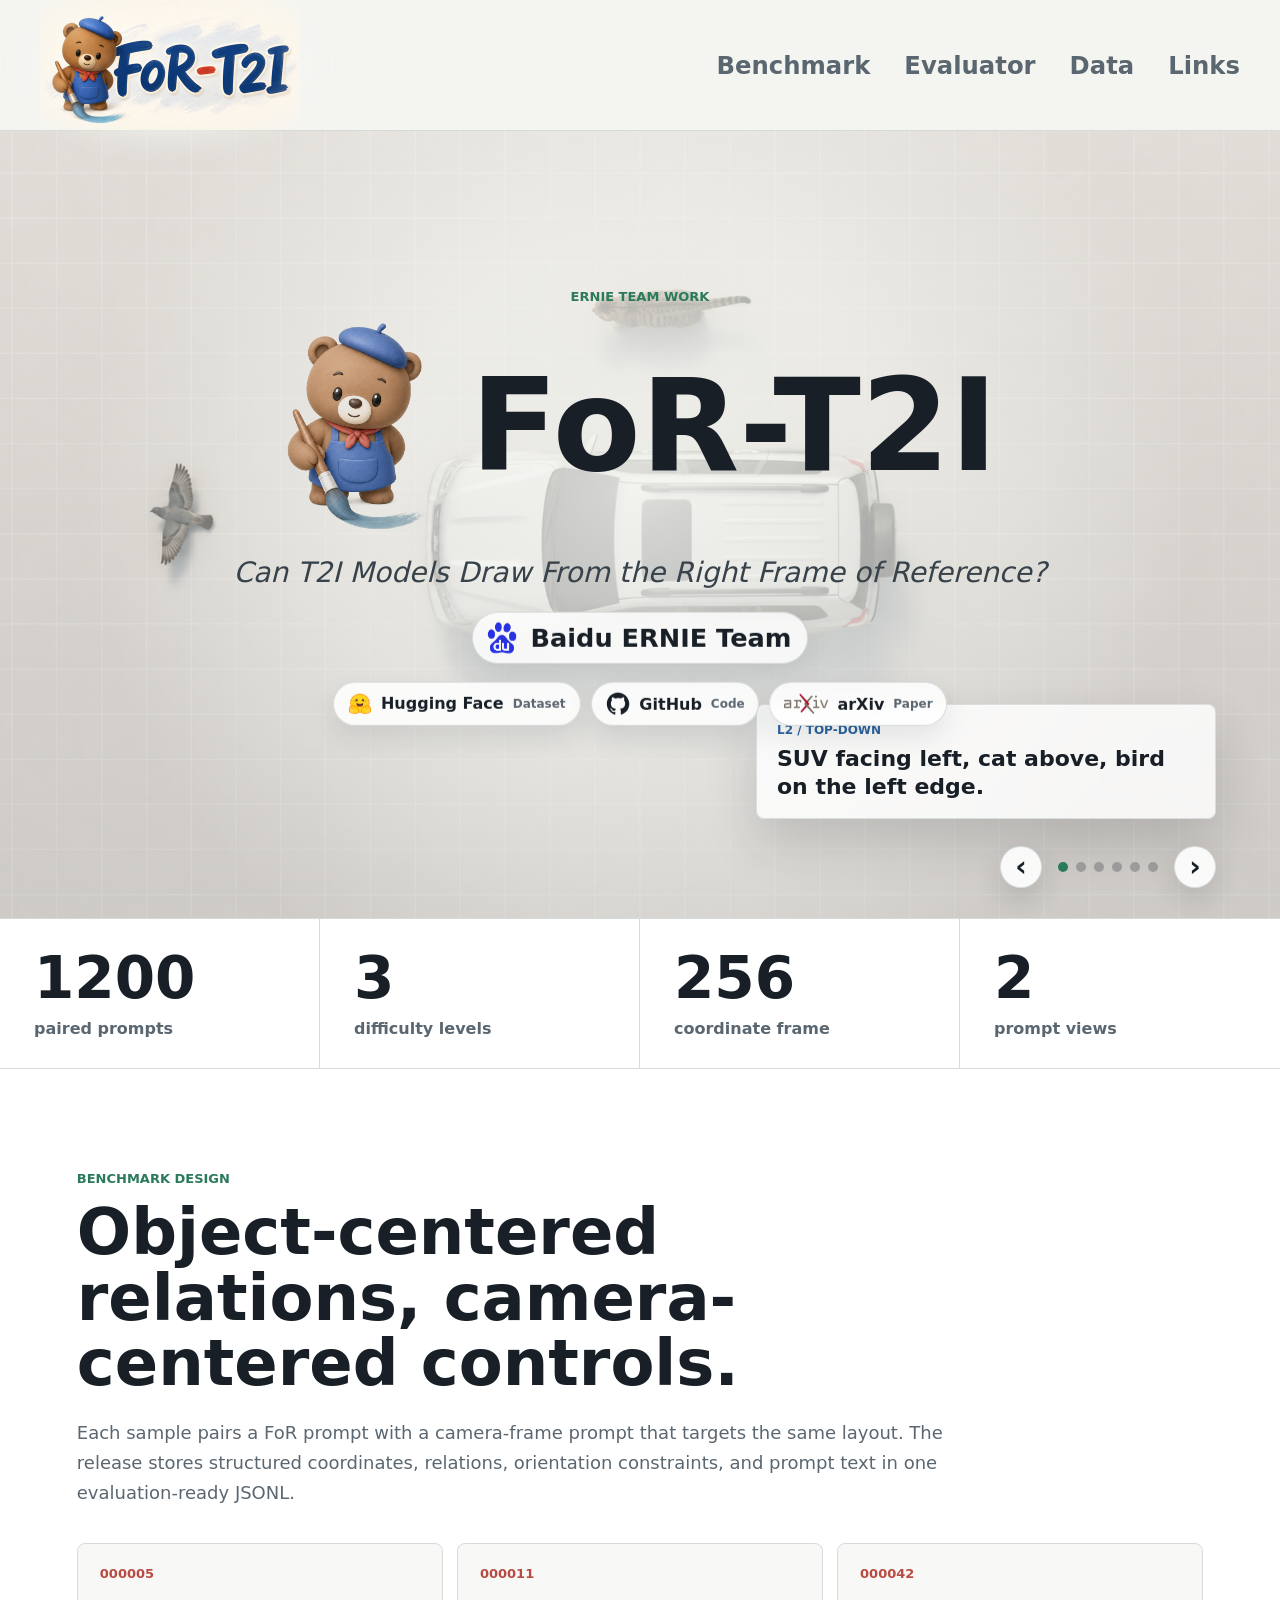
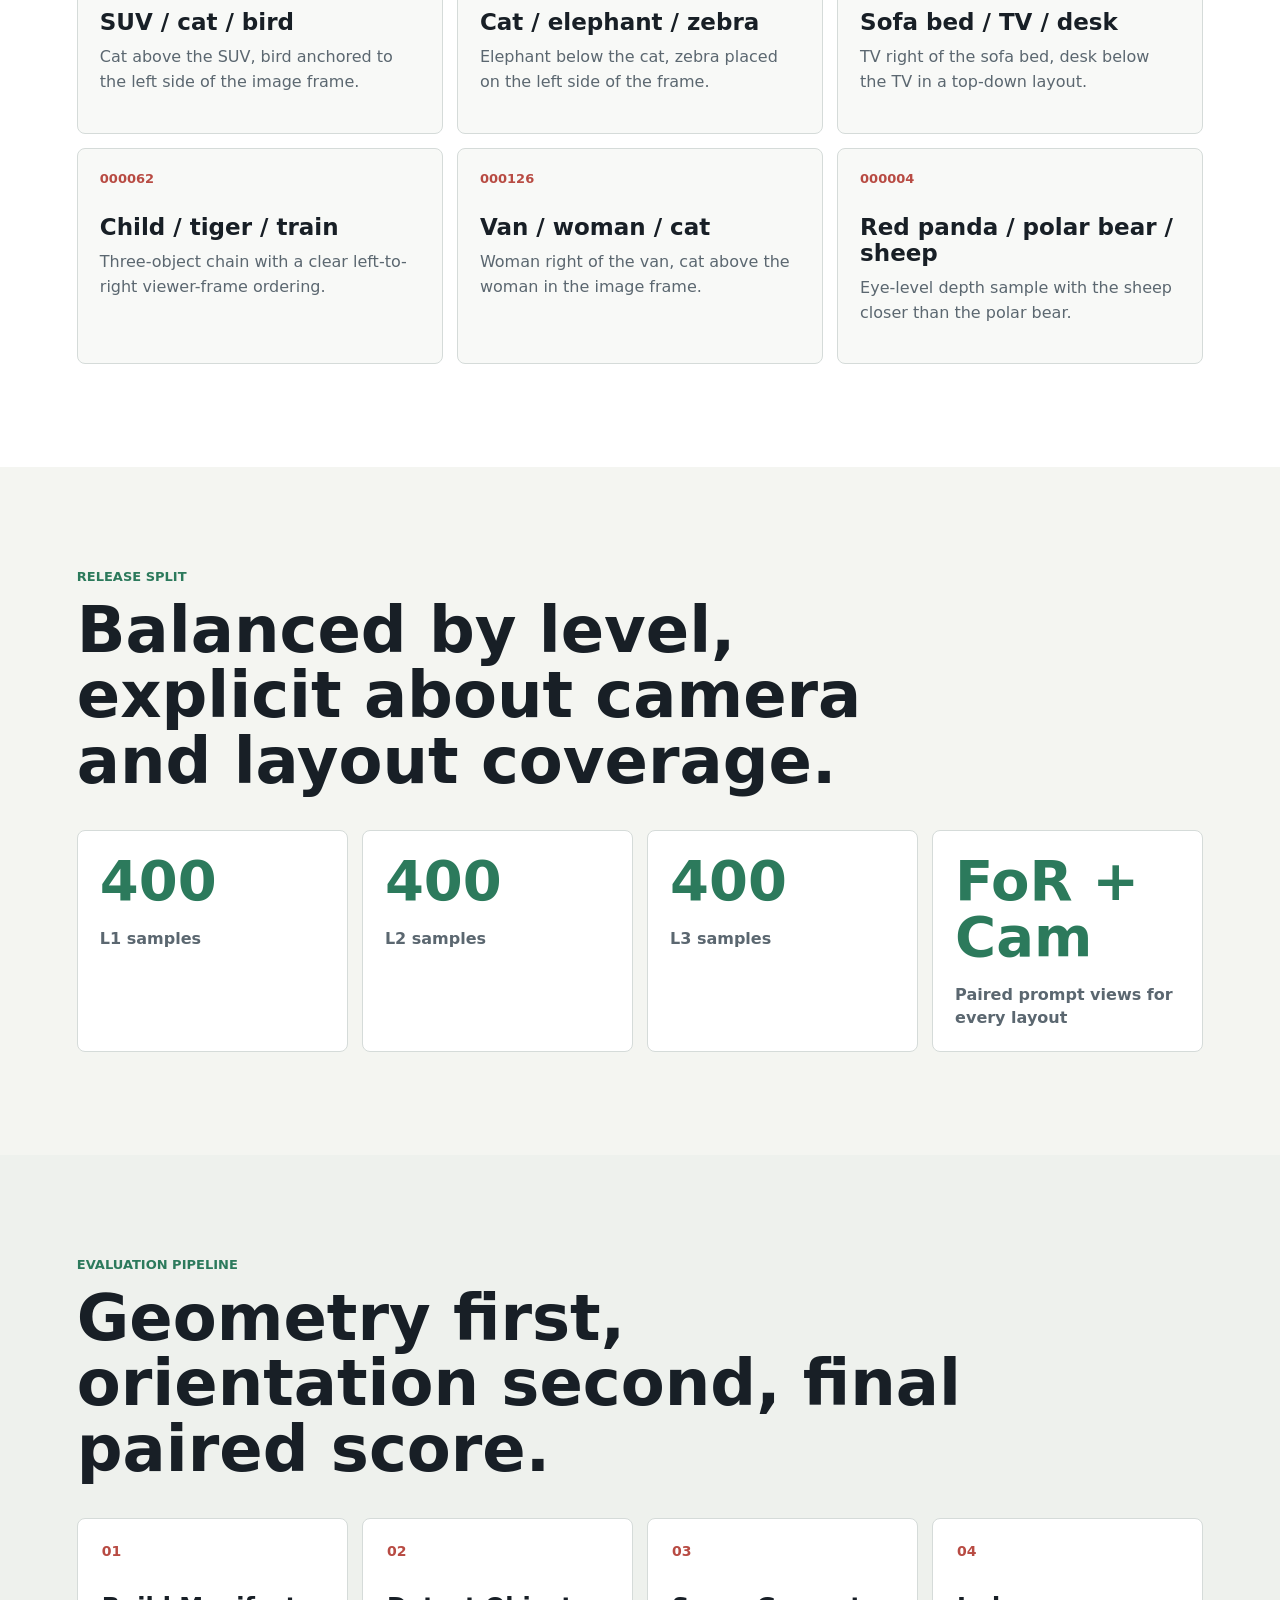
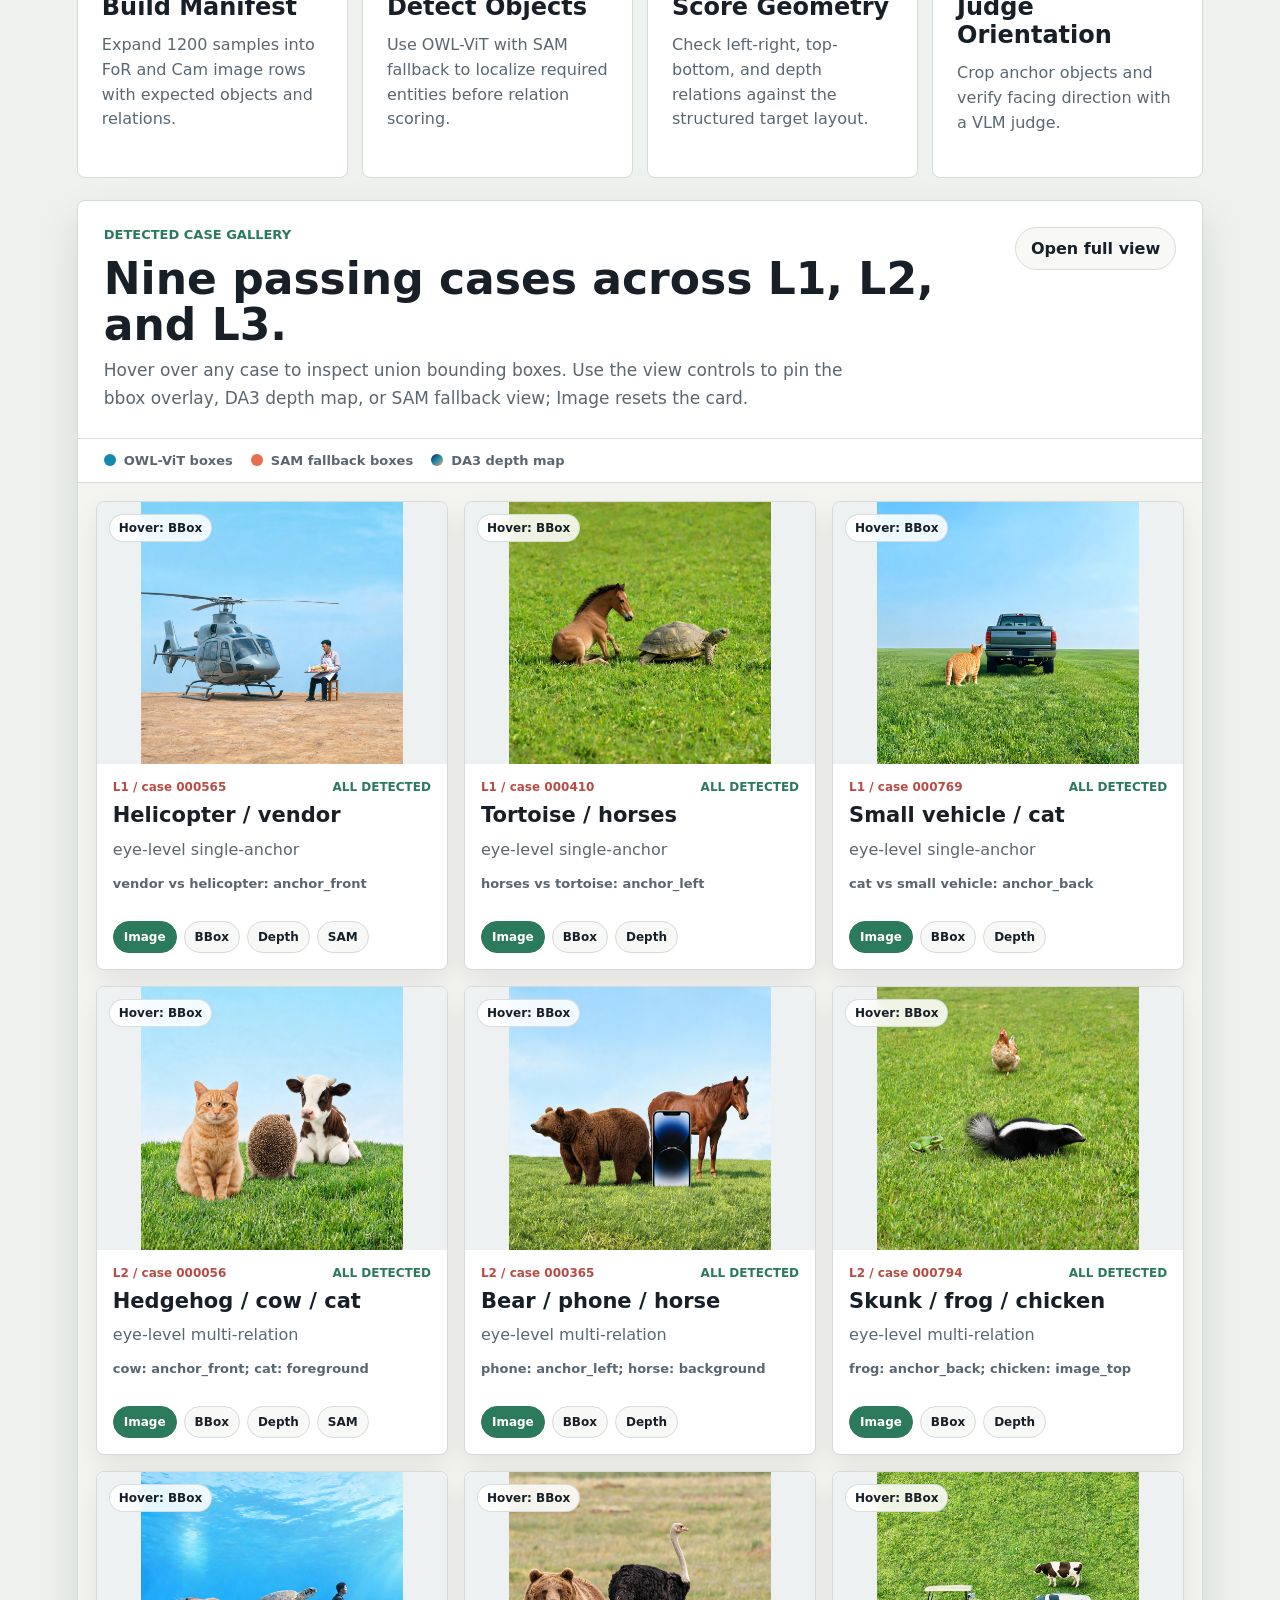
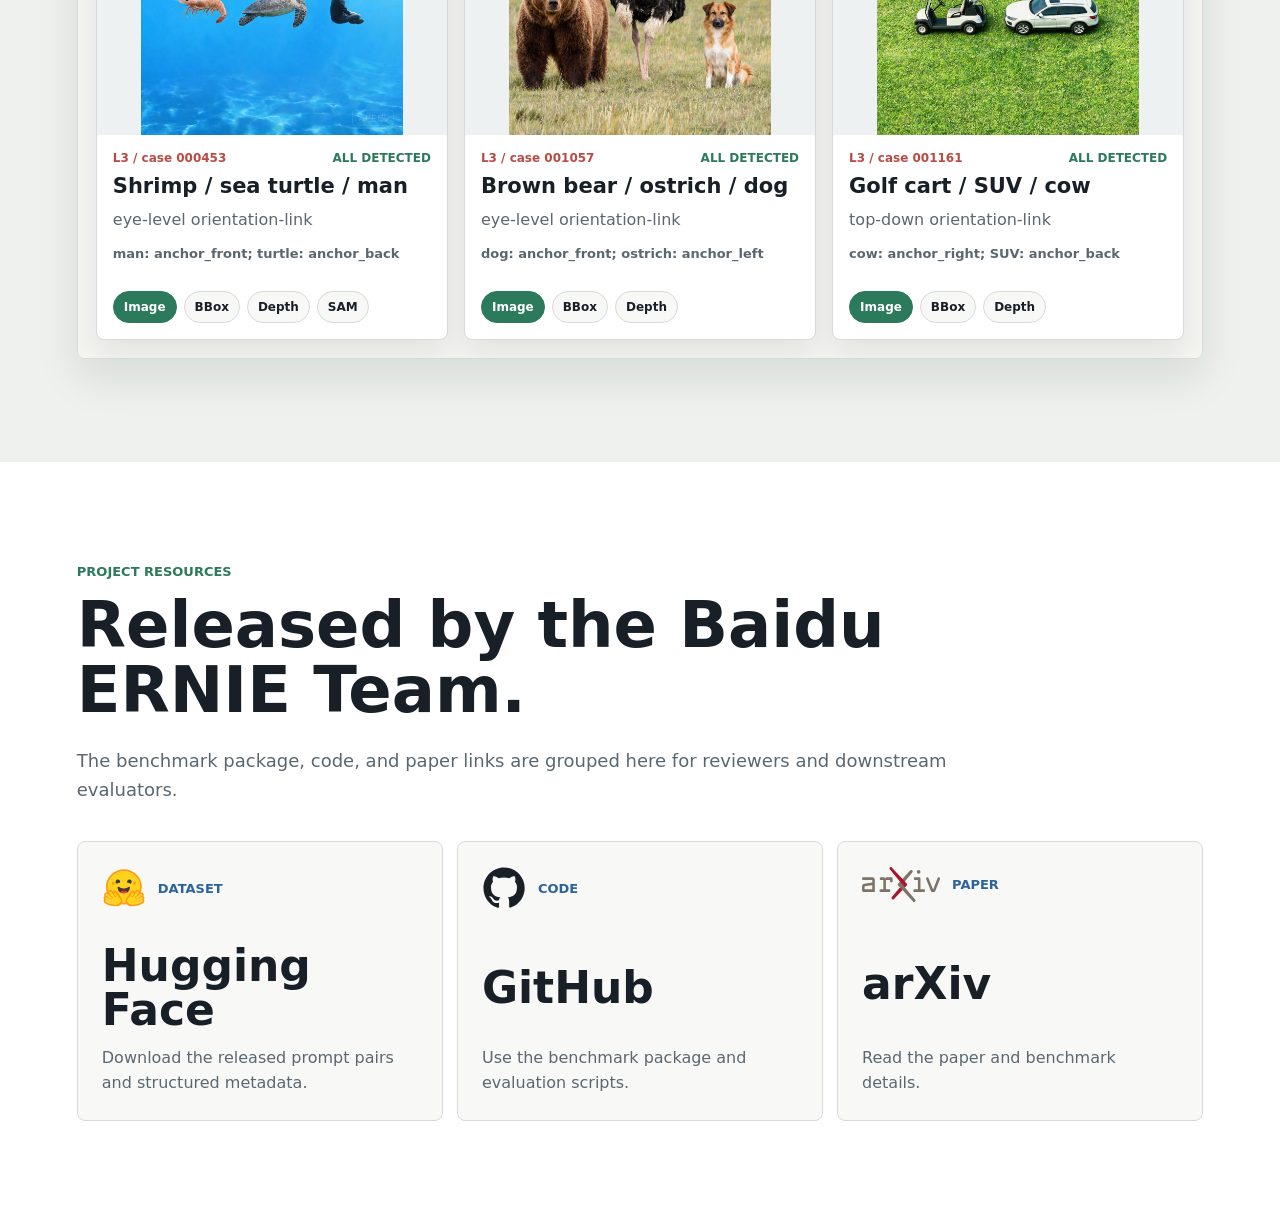
<file: index.html>
<!doctype html>
<html lang="en">
  <head>
    <meta charset="utf-8">
    <meta name="viewport" content="width=device-width, initial-scale=1">
    <title>FoR-T2I</title>
    <link rel="stylesheet" href="styles.css">
  </head>
  <body>
    <header class="topbar">
      <a class="brand" href="#top" aria-label="FoR-T2I home">
        <img src="assets/for-t2i-title-art-bear-comic.png" alt="FoR-T2I">
      </a>
      <nav aria-label="Project sections">
        <a href="#benchmark">Benchmark</a>
        <a href="#evaluator">Evaluator</a>
        <a href="#data">Data</a>
        <a href="#resources">Links</a>
      </nav>
    </header>

    <main id="top">
      <section class="hero" aria-label="FoR-T2I overview">
        <div class="carousel" aria-label="Generated FoR-T2I prompt examples">
          <div class="slide is-active">
            <img src="assets/carousel/suv-cat-bird.png" alt="Generated top-down FoR-T2I example with SUV, cat, and bird">
            <div class="slide-caption">
              <span>L2 / top-down</span>
              <strong>SUV facing left, cat above, bird on the left edge.</strong>
            </div>
          </div>
          <div class="slide">
            <img src="assets/carousel/cat-elephant-zebra.png" alt="Generated top-down FoR-T2I example with cat, elephant, and zebra">
            <div class="slide-caption">
              <span>L2 / top-down</span>
              <strong>Cat facing image-top, elephant below, zebra on the left.</strong>
            </div>
          </div>
          <div class="slide">
            <img src="assets/carousel/sofa-tv-desk.png" alt="Generated top-down FoR-T2I example with sofa bed, TV, and desk">
            <div class="slide-caption">
              <span>L3 / top-down</span>
              <strong>TV to the right of the sofa bed, desk below the TV.</strong>
            </div>
          </div>
          <div class="slide">
            <img src="assets/carousel/child-tiger-train.png" alt="Generated top-down FoR-T2I example with child, tiger, and train">
            <div class="slide-caption">
              <span>L3 / top-down</span>
              <strong>Child, tiger, and train ordered left to right.</strong>
            </div>
          </div>
          <div class="slide">
            <img src="assets/carousel/van-woman-cat.png" alt="Generated top-down FoR-T2I example with van, woman, and cat">
            <div class="slide-caption">
              <span>L3 / top-down</span>
              <strong>Woman right of van, cat above the woman.</strong>
            </div>
          </div>
          <div class="slide">
            <img src="assets/carousel/red-panda-polar-bear-sheep.png" alt="Generated eye-level FoR-T2I example with red panda, polar bear, and sheep">
            <div class="slide-caption">
              <span>L3 / eye-level</span>
              <strong>Polar bear right of red panda, sheep closer to the viewer.</strong>
            </div>
          </div>
        </div>
        <div class="hero-copy">
          <p class="eyebrow">ERNIE Team work</p>
          <h1>
            <img class="title-icon" src="assets/bear-painter-icon.png" alt="Bear painter icon">
            <span>FoR-T2I</span>
          </h1>
          <p class="hero-subtitle">
            Can T2I Models Draw From the Right Frame of Reference?
          </p>
          <div class="team-badge" aria-label="Project team">
            <img src="assets/icons/baidu-du.png" alt="Baidu icon">
            <span>Baidu ERNIE Team</span>
          </div>
          <div class="hero-links" aria-label="Project resource links">
            <a class="resource-pill" href="https://huggingface.co/datasets/ernie-research/FoR-T2I">
              <img class="resource-icon hf-icon" src="assets/icons/huggingface.svg" alt="">
              <span>Hugging Face</span>
              <small>Dataset</small>
            </a>
            <a class="resource-pill" href="https://github.com/ernie-research/FoR-T2I">
              <img class="resource-icon" src="assets/icons/github.svg" alt="">
              <span>GitHub</span>
              <small>Code</small>
            </a>
            <a class="resource-pill" href="https://arxiv.org/abs/2608.03357">
              <img class="resource-icon arxiv-icon" src="assets/icons/arxiv.svg" alt="">
              <span>arXiv</span>
              <small>Paper</small>
            </a>
          </div>
        </div>
        <div class="carousel-controls" aria-label="Carousel controls">
          <button type="button" class="carousel-prev" aria-label="Previous example">&#8249;</button>
          <div class="carousel-dots" aria-label="Choose example"></div>
          <button type="button" class="carousel-next" aria-label="Next example">&#8250;</button>
        </div>
      </section>

      <section class="metrics" aria-label="Benchmark metrics">
        <div>
          <strong>1200</strong>
          <span>paired prompts</span>
        </div>
        <div>
          <strong>3</strong>
          <span>difficulty levels</span>
        </div>
        <div>
          <strong>256</strong>
          <span>coordinate frame</span>
        </div>
        <div>
          <strong>2</strong>
          <span>prompt views</span>
        </div>
      </section>

      <section id="benchmark" class="section prompt-section">
        <div class="section-head">
          <p class="eyebrow">Benchmark design</p>
          <h2>Object-centered relations, camera-centered controls.</h2>
          <p>
            Each sample pairs a FoR prompt with a camera-frame prompt that targets the same layout. The release stores structured coordinates, relations, orientation constraints, and prompt text in one evaluation-ready JSONL.
          </p>
        </div>
        <div class="prompt-grid" aria-label="Generated sample prompts">
          <article>
            <span>000005</span>
            <h3>SUV / cat / bird</h3>
            <p>Cat above the SUV, bird anchored to the left side of the image frame.</p>
          </article>
          <article>
            <span>000011</span>
            <h3>Cat / elephant / zebra</h3>
            <p>Elephant below the cat, zebra placed on the left side of the frame.</p>
          </article>
          <article>
            <span>000042</span>
            <h3>Sofa bed / TV / desk</h3>
            <p>TV right of the sofa bed, desk below the TV in a top-down layout.</p>
          </article>
          <article>
            <span>000062</span>
            <h3>Child / tiger / train</h3>
            <p>Three-object chain with a clear left-to-right viewer-frame ordering.</p>
          </article>
          <article>
            <span>000126</span>
            <h3>Van / woman / cat</h3>
            <p>Woman right of the van, cat above the woman in the image frame.</p>
          </article>
          <article>
            <span>000004</span>
            <h3>Red panda / polar bear / sheep</h3>
            <p>Eye-level depth sample with the sheep closer than the polar bear.</p>
          </article>
        </div>
      </section>

      <section id="data" class="section">
        <div class="section-head">
          <p class="eyebrow">Release split</p>
          <h2>Balanced by level, explicit about camera and layout coverage.</h2>
        </div>
        <div class="data-grid" aria-label="Release split summary">
          <article>
            <strong>400</strong>
            <span>L1 samples</span>
          </article>
          <article>
            <strong>400</strong>
            <span>L2 samples</span>
          </article>
          <article>
            <strong>400</strong>
            <span>L3 samples</span>
          </article>
          <article>
            <strong>FoR + Cam</strong>
            <span>Paired prompt views for every layout</span>
          </article>
        </div>
      </section>

      <section id="evaluator" class="section evaluator">
        <div class="section-head">
          <p class="eyebrow">Evaluation pipeline</p>
          <h2>Geometry first, orientation second, final paired score.</h2>
        </div>
        <div class="flow" aria-label="Evaluation pipeline">
          <article>
            <span>01</span>
            <h3>Build Manifest</h3>
            <p>Expand 1200 samples into FoR and Cam image rows with expected objects and relations.</p>
          </article>
          <article>
            <span>02</span>
            <h3>Detect Objects</h3>
            <p>Use OWL-ViT with SAM fallback to localize required entities before relation scoring.</p>
          </article>
          <article>
            <span>03</span>
            <h3>Score Geometry</h3>
            <p>Check left-right, top-bottom, and depth relations against the structured target layout.</p>
          </article>
          <article>
            <span>04</span>
            <h3>Judge Orientation</h3>
            <p>Crop anchor objects and verify facing direction with a VLM judge.</p>
          </article>
        </div>
        <div class="case-visualization">
          <div class="case-visualization-head">
            <div>
              <p class="eyebrow">Detected case gallery</p>
              <h3>Nine passing cases across L1, L2, and L3.</h3>
              <p>
                Hover over any case to inspect union bounding boxes. Use the view controls to pin the bbox overlay, DA3 depth map, or SAM fallback view; Image resets the card.
              </p>
            </div>
            <a href="eval-cases/index.html" target="_blank" rel="noreferrer">Open full view</a>
          </div>
          <div class="case-legend" aria-label="Detection legend">
            <span><b class="legend-owl"></b> OWL-ViT boxes</span>
            <span><b class="legend-sam"></b> SAM fallback boxes</span>
            <span><b class="legend-depth"></b> DA3 depth map</span>
          </div>
          <div class="case-grid" id="caseGallery" aria-label="Interactive eval case gallery"></div>
        </div>
      </section>

      <section id="resources" class="section resources">
        <div class="section-head">
          <p class="eyebrow">Project resources</p>
          <h2>Released by the Baidu ERNIE Team.</h2>
          <p>
            The benchmark package, code, and paper links are grouped here for reviewers and downstream evaluators.
          </p>
        </div>
        <div class="resource-grid" aria-label="FoR-T2I external resources">
          <a class="resource-card" href="https://huggingface.co/datasets/ernie-research/FoR-T2I">
            <div class="resource-card-head">
              <img class="resource-icon hf-icon" src="assets/icons/huggingface.svg" alt="">
              <span>Dataset</span>
            </div>
            <strong>Hugging Face</strong>
            <p>Download the released prompt pairs and structured metadata.</p>
          </a>
          <a class="resource-card" href="https://github.com/ernie-research/FoR-T2I">
            <div class="resource-card-head">
              <img class="resource-icon" src="assets/icons/github.svg" alt="">
              <span>Code</span>
            </div>
            <strong>GitHub</strong>
            <p>Use the benchmark package and evaluation scripts.</p>
          </a>
          <a class="resource-card" href="https://arxiv.org/abs/2608.03357">
            <div class="resource-card-head">
              <img class="resource-icon arxiv-icon" src="assets/icons/arxiv.svg" alt="">
              <span>Paper</span>
            </div>
            <strong>arXiv</strong>
            <p>Read the paper and benchmark details.</p>
          </a>
        </div>
      </section>
    </main>
    <script>
      const slides = Array.from(document.querySelectorAll(".slide"));
      const dotsContainer = document.querySelector(".carousel-dots");
      const prevButton = document.querySelector(".carousel-prev");
      const nextButton = document.querySelector(".carousel-next");
      let activeSlide = 0;
      let timer;

      const dots = slides.map((_, index) => {
        const dot = document.createElement("button");
        dot.type = "button";
        dot.setAttribute("aria-label", `Show example ${index + 1}`);
        dot.addEventListener("click", () => showSlide(index, true));
        dotsContainer.appendChild(dot);
        return dot;
      });

      function showSlide(index, userAction = false) {
        activeSlide = (index + slides.length) % slides.length;
        slides.forEach((slide, slideIndex) => {
          slide.classList.toggle("is-active", slideIndex === activeSlide);
        });
        dots.forEach((dot, dotIndex) => {
          dot.classList.toggle("is-active", dotIndex === activeSlide);
        });
        if (userAction) {
          restartTimer();
        }
      }

      function restartTimer() {
        window.clearInterval(timer);
        timer = window.setInterval(() => showSlide(activeSlide + 1), 5200);
      }

      prevButton.addEventListener("click", () => showSlide(activeSlide - 1, true));
      nextButton.addEventListener("click", () => showSlide(activeSlide + 1, true));
      showSlide(0);
      restartTimer();

      const evalCases = [
        {
          level: "L1",
          caseId: "000565",
          title: "Helicopter / vendor",
          folder: "eval-cases/L1/case_000565",
          layout: "eye-level single-anchor",
          relation: "vendor vs helicopter: anchor_front",
          hasSam: true
        },
        {
          level: "L1",
          caseId: "000410",
          title: "Tortoise / horses",
          folder: "eval-cases/L1/case_000410",
          layout: "eye-level single-anchor",
          relation: "horses vs tortoise: anchor_left",
          hasSam: false
        },
        {
          level: "L1",
          caseId: "000769",
          title: "Small vehicle / cat",
          folder: "eval-cases/L1/case_000769",
          layout: "eye-level single-anchor",
          relation: "cat vs small vehicle: anchor_back",
          hasSam: false
        },
        {
          level: "L2",
          caseId: "000056",
          title: "Hedgehog / cow / cat",
          folder: "eval-cases/L2/case_000056",
          layout: "eye-level multi-relation",
          relation: "cow: anchor_front; cat: foreground",
          hasSam: true
        },
        {
          level: "L2",
          caseId: "000365",
          title: "Bear / phone / horse",
          folder: "eval-cases/L2/case_000365",
          layout: "eye-level multi-relation",
          relation: "phone: anchor_left; horse: background",
          hasSam: false
        },
        {
          level: "L2",
          caseId: "000794",
          title: "Skunk / frog / chicken",
          folder: "eval-cases/L2/case_000794",
          layout: "eye-level multi-relation",
          relation: "frog: anchor_back; chicken: image_top",
          hasSam: false
        },
        {
          level: "L3",
          caseId: "000453",
          title: "Shrimp / sea turtle / man",
          folder: "eval-cases/L3/case_000453",
          layout: "eye-level orientation-link",
          relation: "man: anchor_front; turtle: anchor_back",
          hasSam: true
        },
        {
          level: "L3",
          caseId: "001057",
          title: "Brown bear / ostrich / dog",
          folder: "eval-cases/L3/case_001057",
          layout: "eye-level orientation-link",
          relation: "dog: anchor_front; ostrich: anchor_left",
          hasSam: false
        },
        {
          level: "L3",
          caseId: "001161",
          title: "Golf cart / SUV / cow",
          folder: "eval-cases/L3/case_001161",
          layout: "top-down orientation-link",
          relation: "cow: anchor_right; SUV: anchor_back",
          hasSam: false
        }
      ];

      const caseGallery = document.querySelector("#caseGallery");
      const viewLabels = {
        image: "Image",
        bbox: "BBox",
        depth: "Depth",
        sam: "SAM"
      };

      function renderEvalCase(item) {
        const card = document.createElement("article");
        card.className = "eval-case-card";
        card.dataset.view = "image";

        const views = ["image", "bbox", "depth"];
        if (item.hasSam) {
          views.push("sam");
        }

        card.innerHTML = `
          <div class="case-media">
            <img class="case-layer" data-view="image" src="${item.folder}/image.png" alt="${item.title} generated image" loading="lazy">
            <img class="case-layer" data-view="bbox" src="${item.folder}/bbox.jpg" alt="${item.title} bbox overlay" loading="lazy">
            <img class="case-layer" data-view="depth" src="${item.folder}/depth.png" alt="${item.title} DA3 depth map" loading="lazy">
            ${item.hasSam ? `<img class="case-layer" data-view="sam" src="${item.folder}/sam.jpg" alt="${item.title} SAM fallback detections" loading="lazy">` : ""}
            <span class="case-hover-badge">Hover: BBox</span>
          </div>
          <div class="case-body">
            <div class="case-kicker">
              <span class="case-level">${item.level} / case ${item.caseId}</span>
              <span class="case-status">ALL DETECTED</span>
            </div>
            <h4>${item.title}</h4>
            <p>${item.layout}</p>
            <p class="case-relation">${item.relation}</p>
          </div>
          <div class="case-controls">
            ${views.map((view) => `<button type="button" data-view="${view}" class="${view === "image" ? "is-active" : ""}">${viewLabels[view]}</button>`).join("")}
          </div>
        `;

        card.querySelectorAll(".case-controls button").forEach((button) => {
          button.addEventListener("click", () => {
            const view = button.dataset.view;
            card.dataset.view = view;
            card.classList.toggle("is-locked", view !== "image");
            card.querySelectorAll(".case-controls button").forEach((target) => {
              target.classList.toggle("is-active", target.dataset.view === view);
            });
          });
        });

        return card;
      }

      if (caseGallery) {
        evalCases.forEach((item) => caseGallery.appendChild(renderEvalCase(item)));
      }
    </script>
  </body>
</html>
</file>
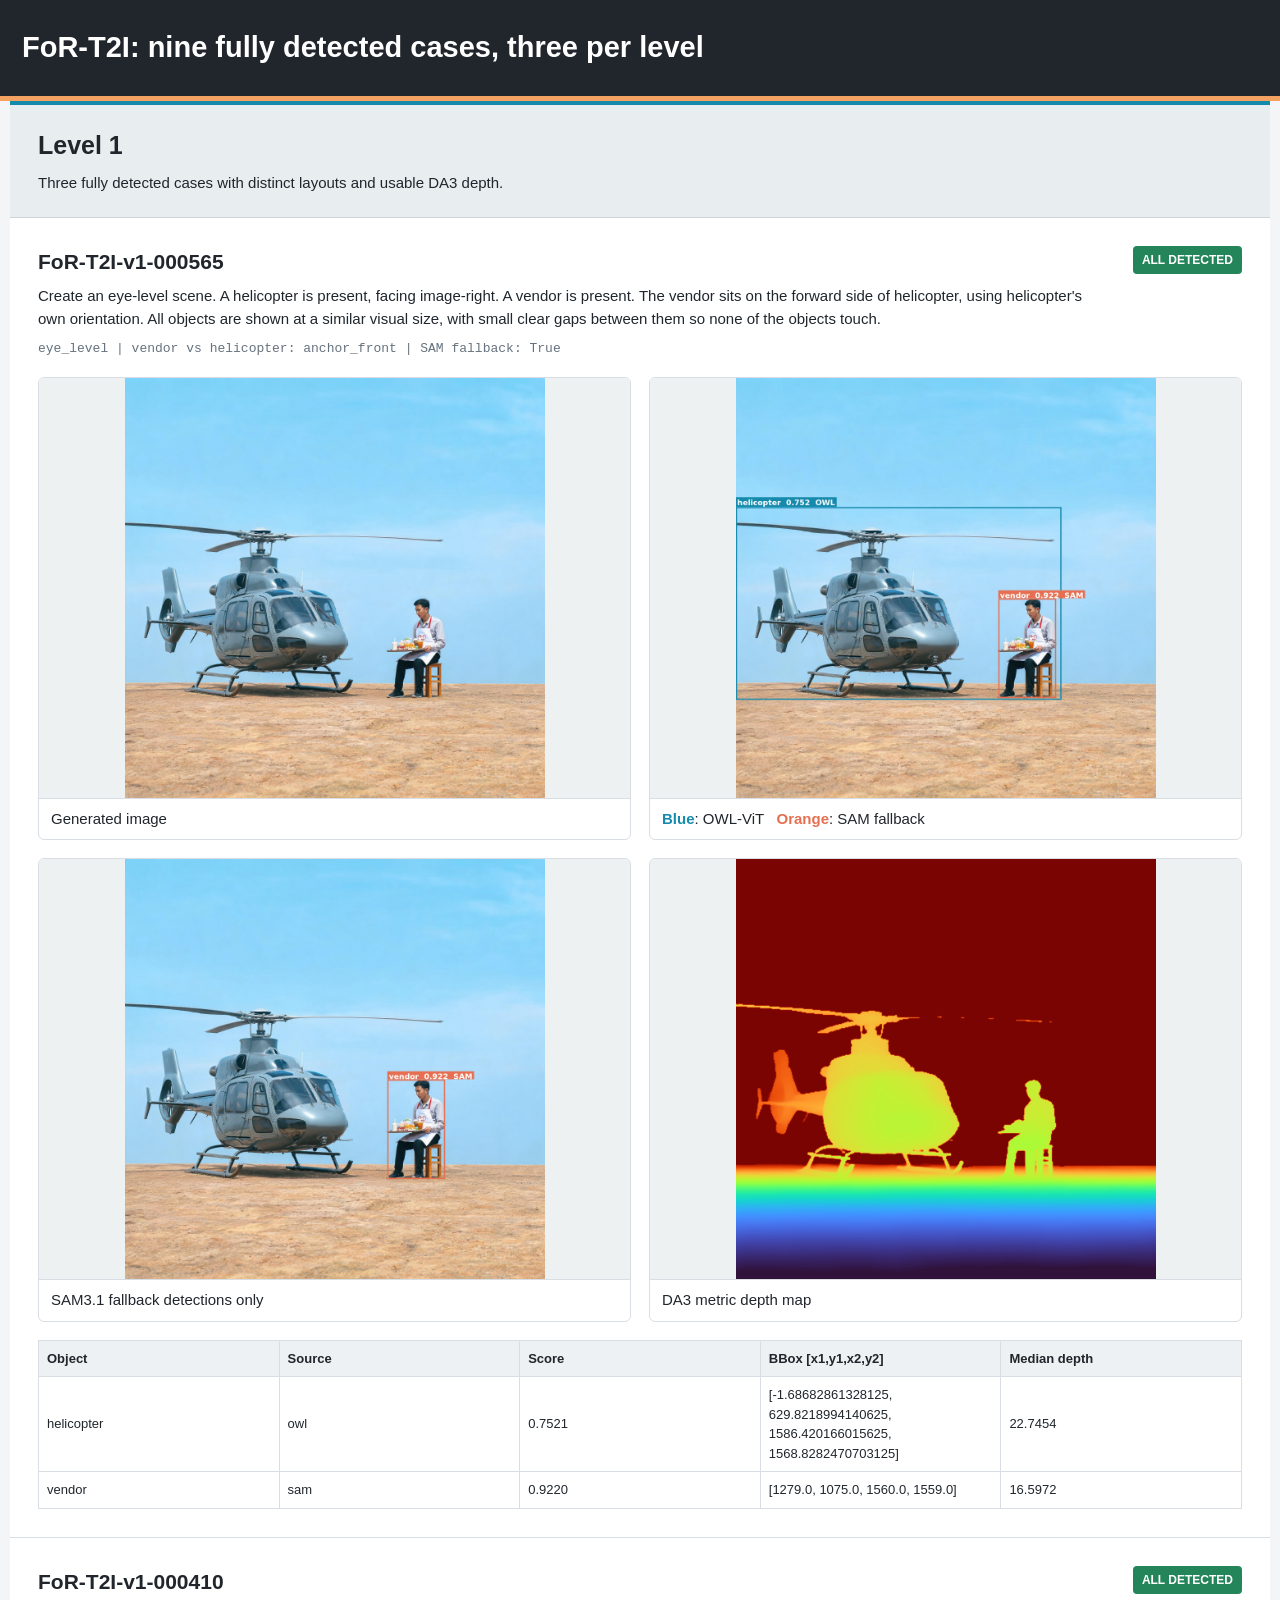
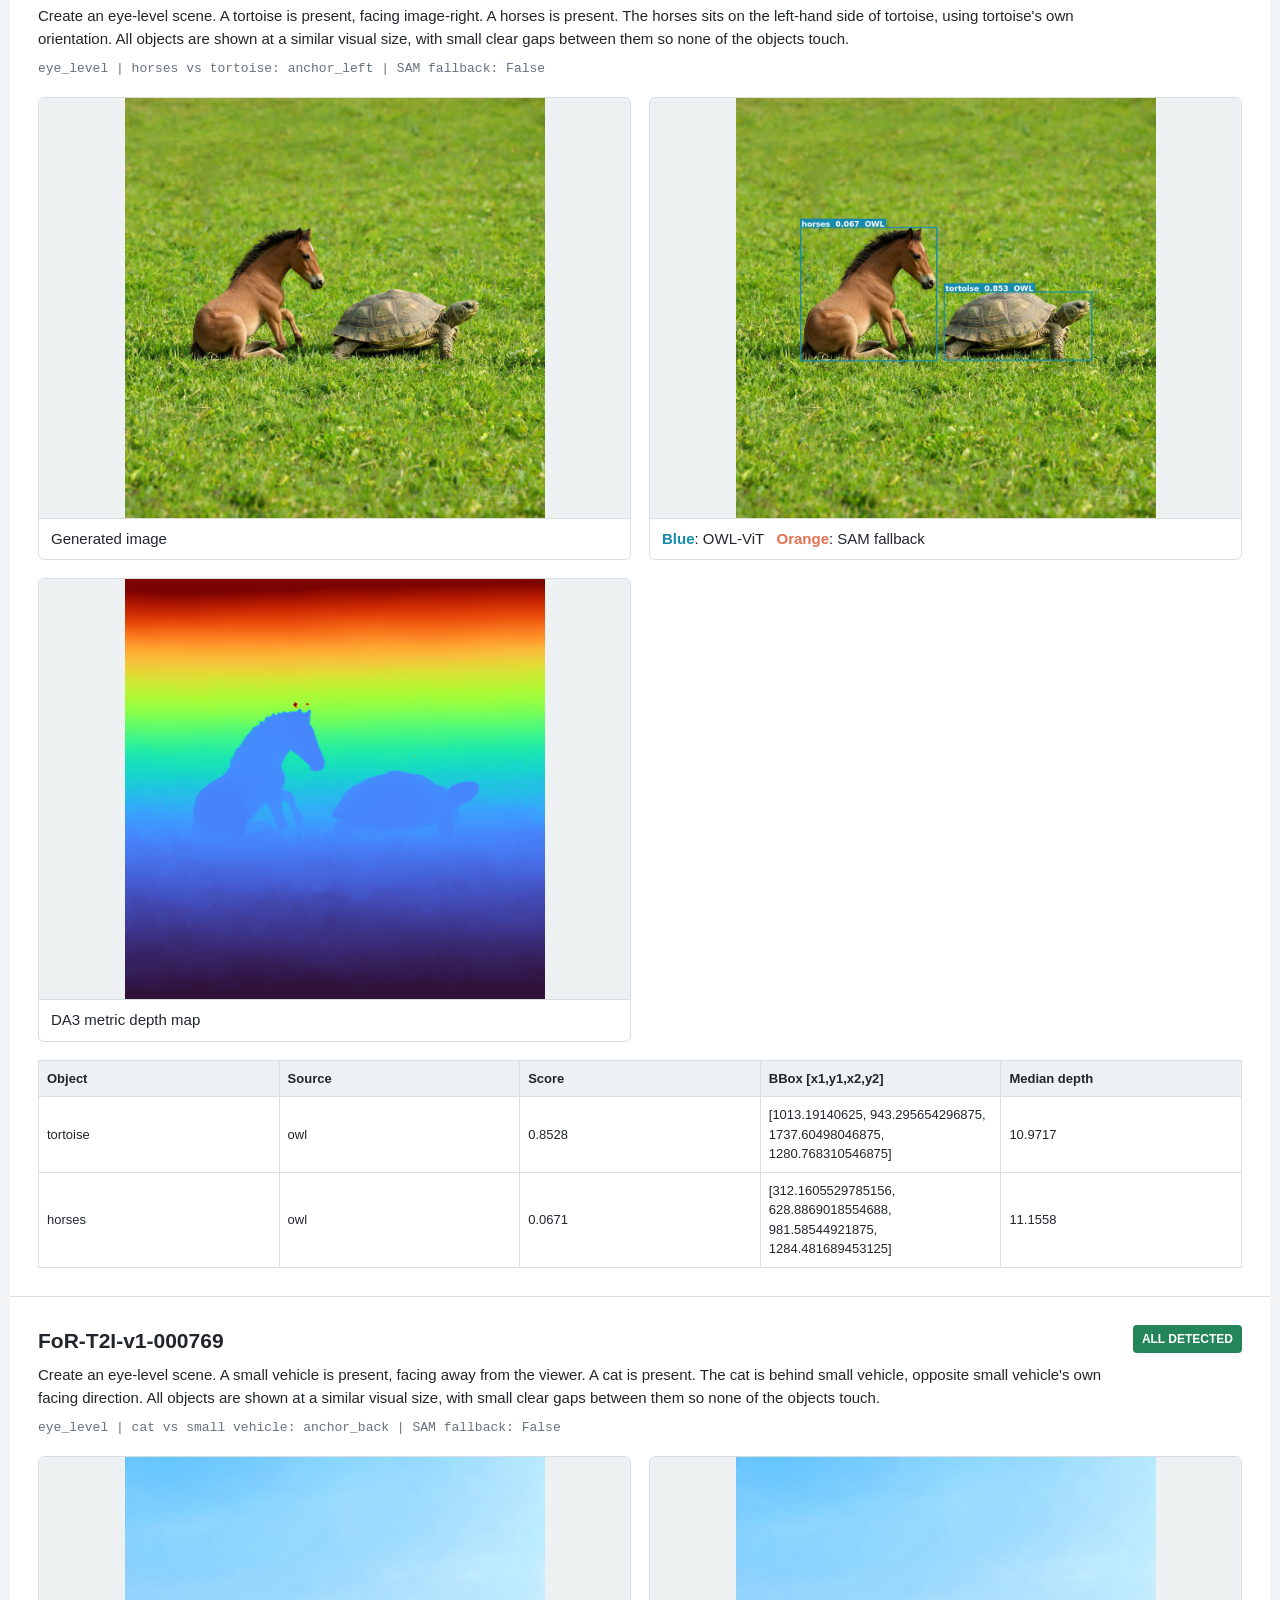
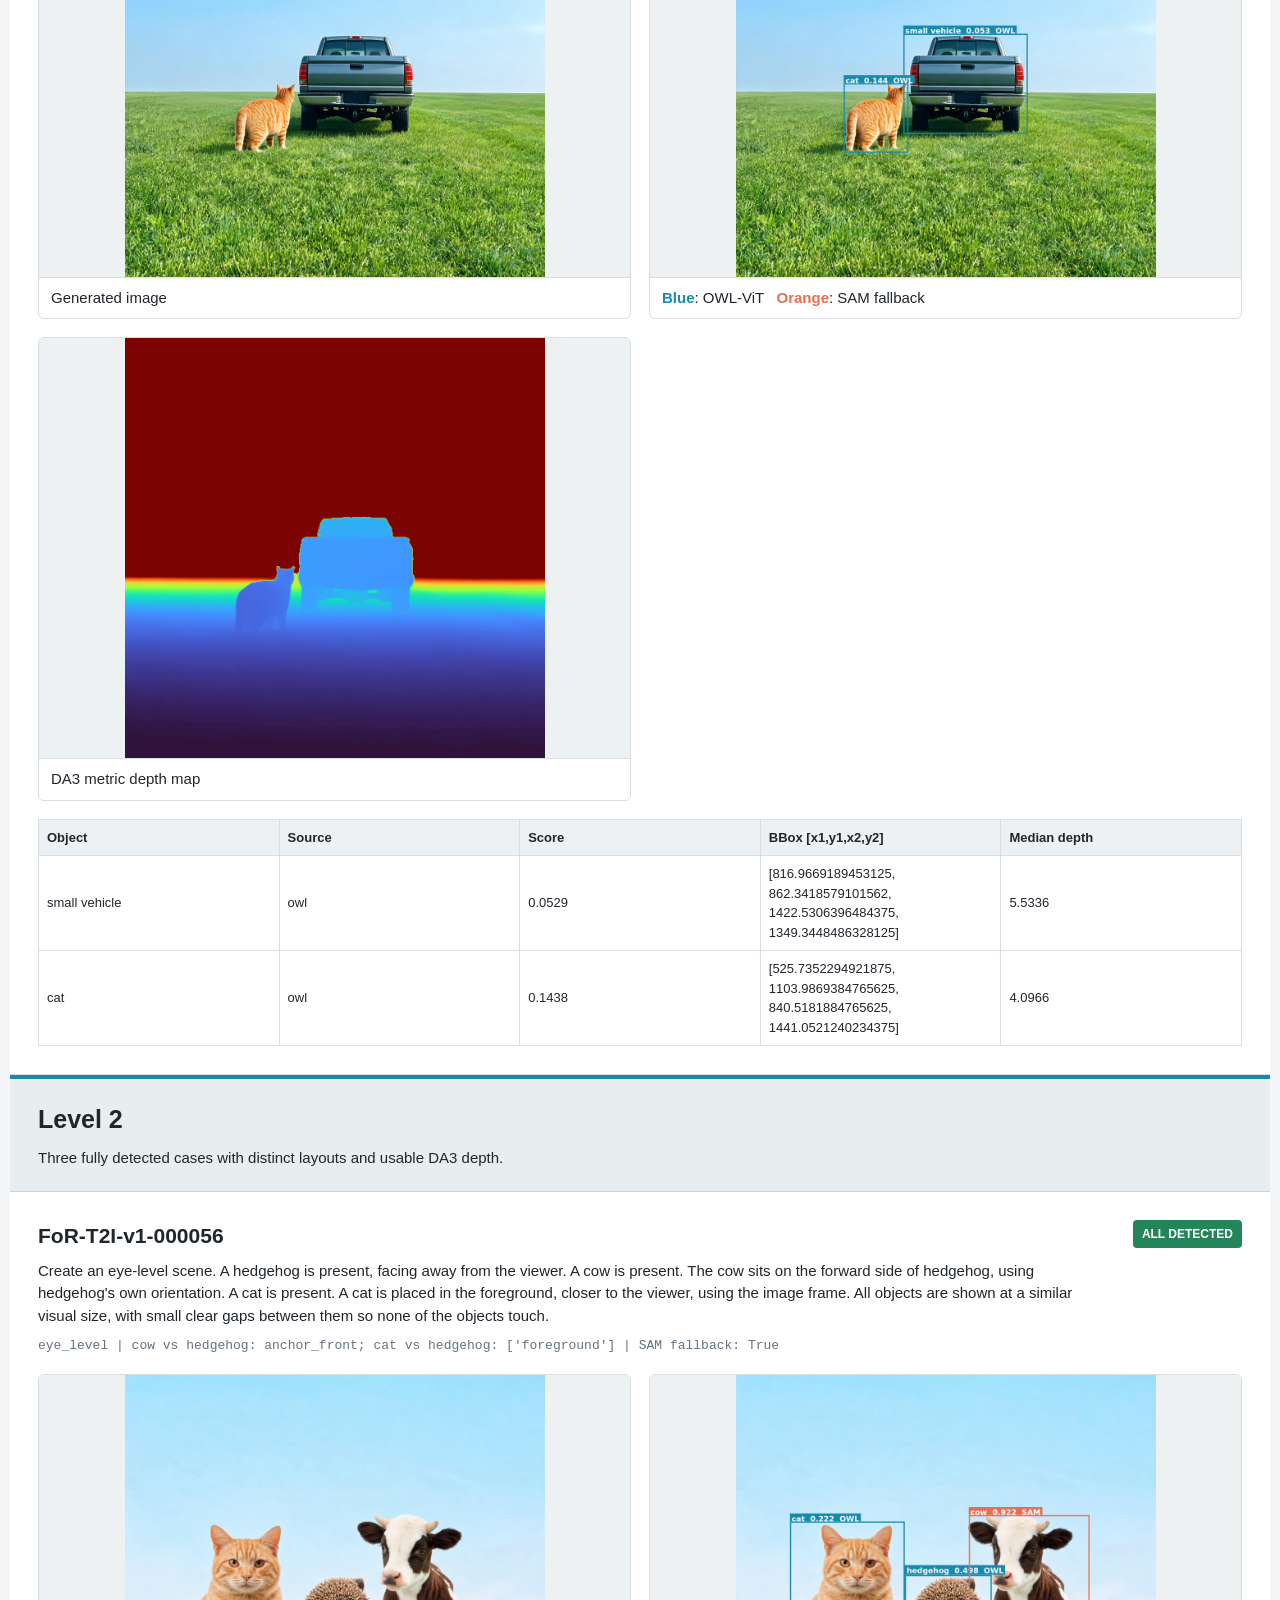
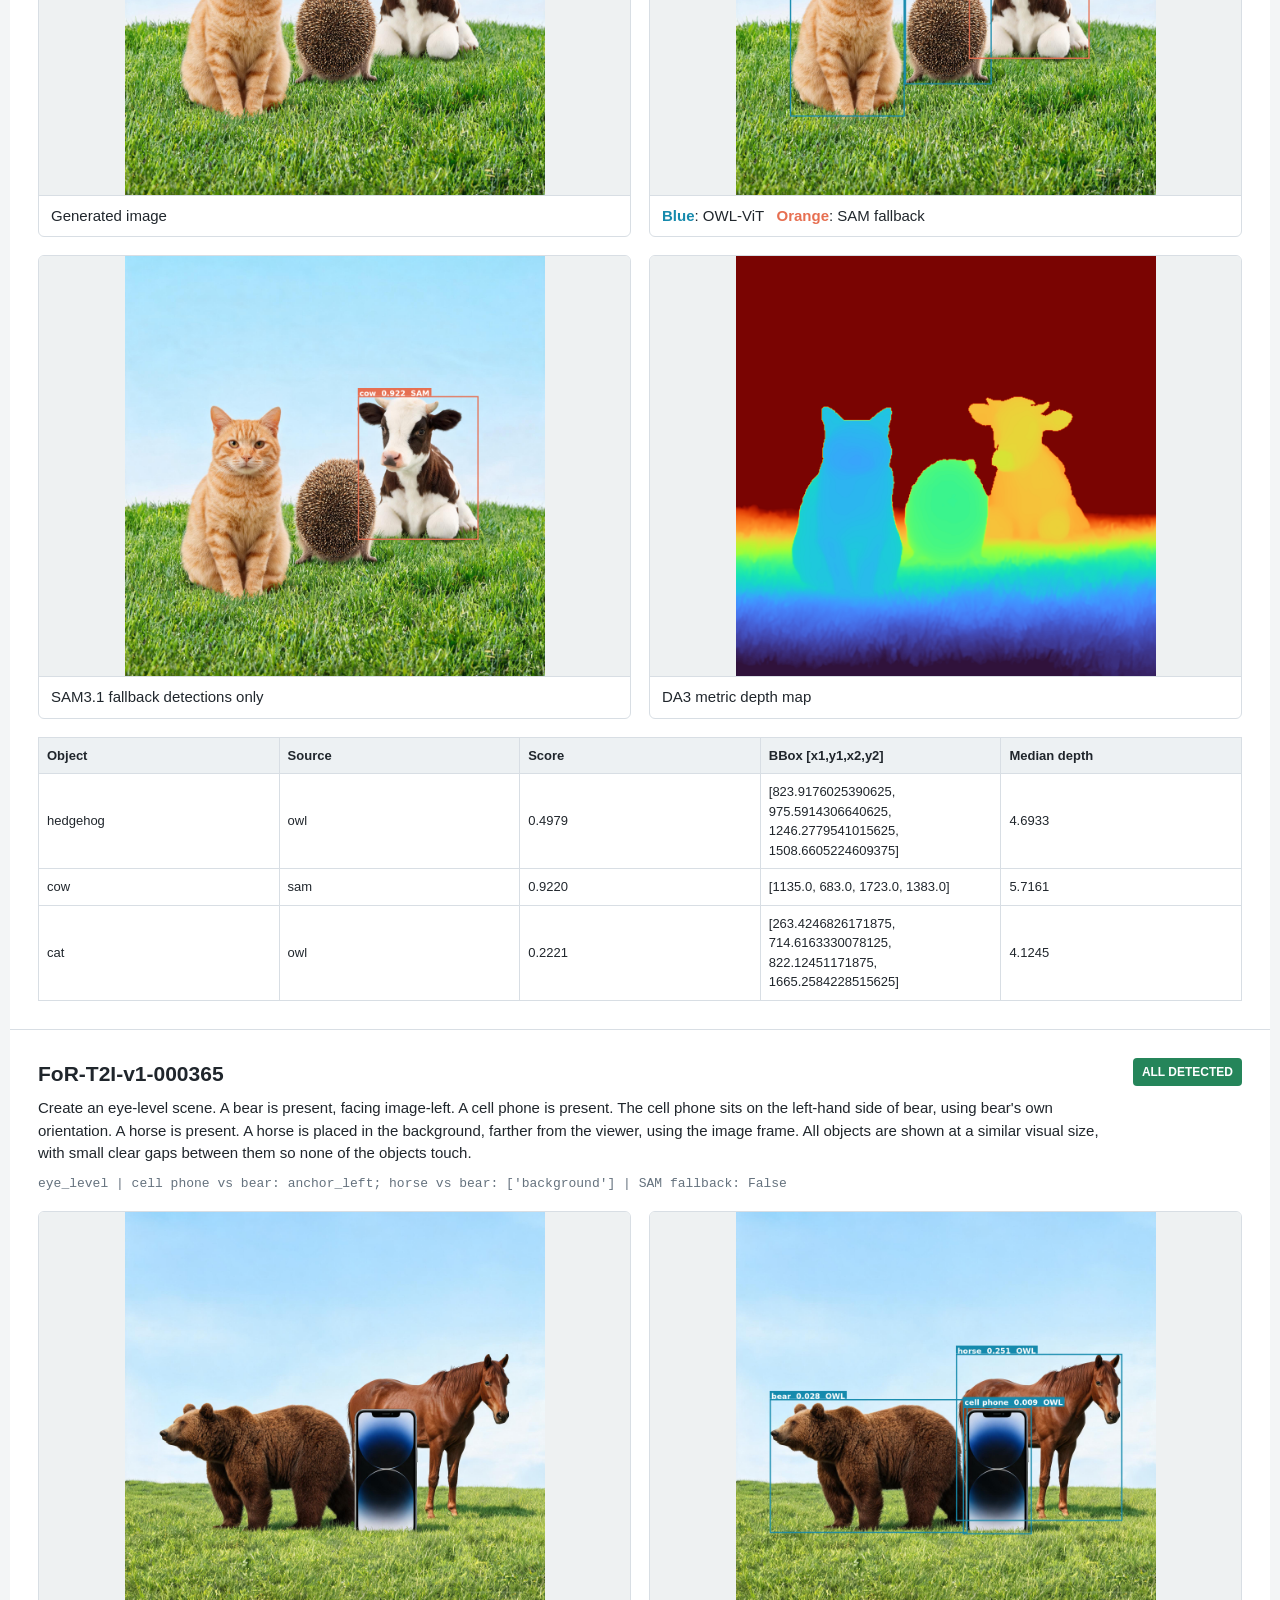
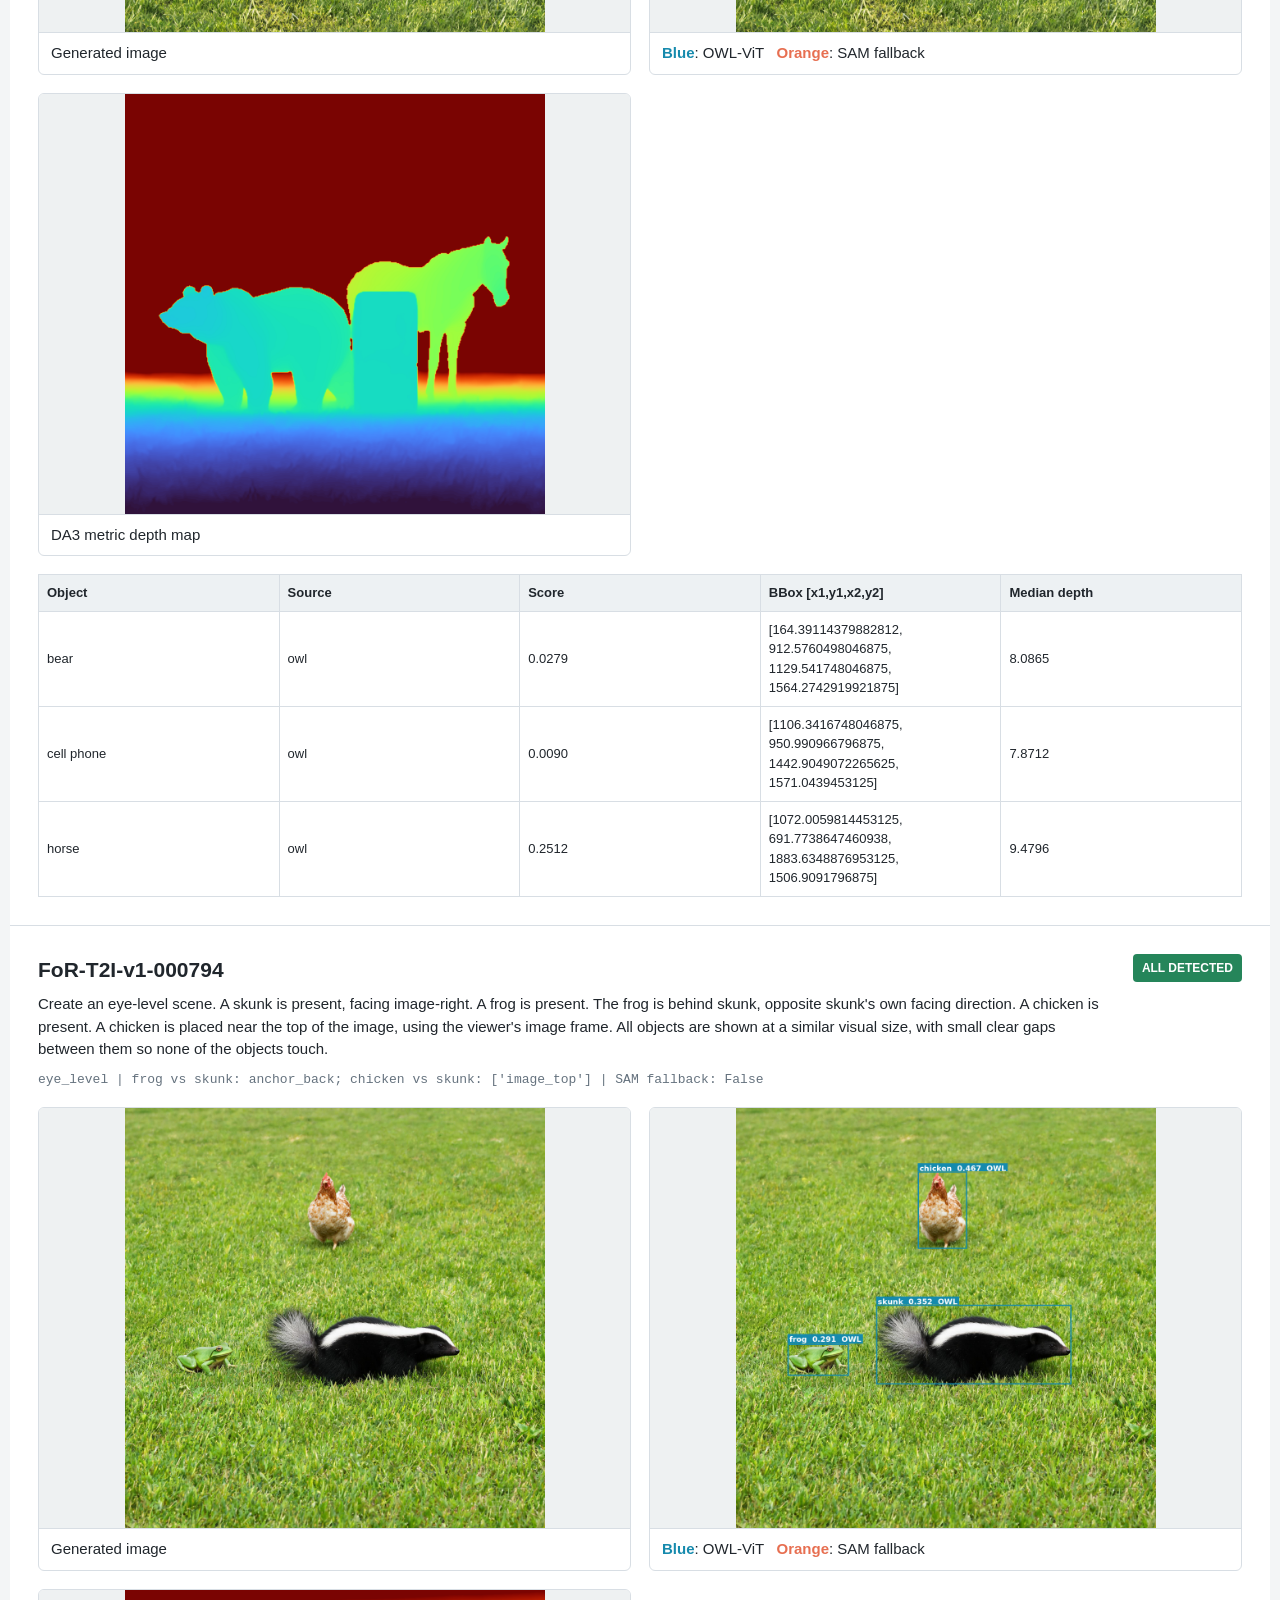
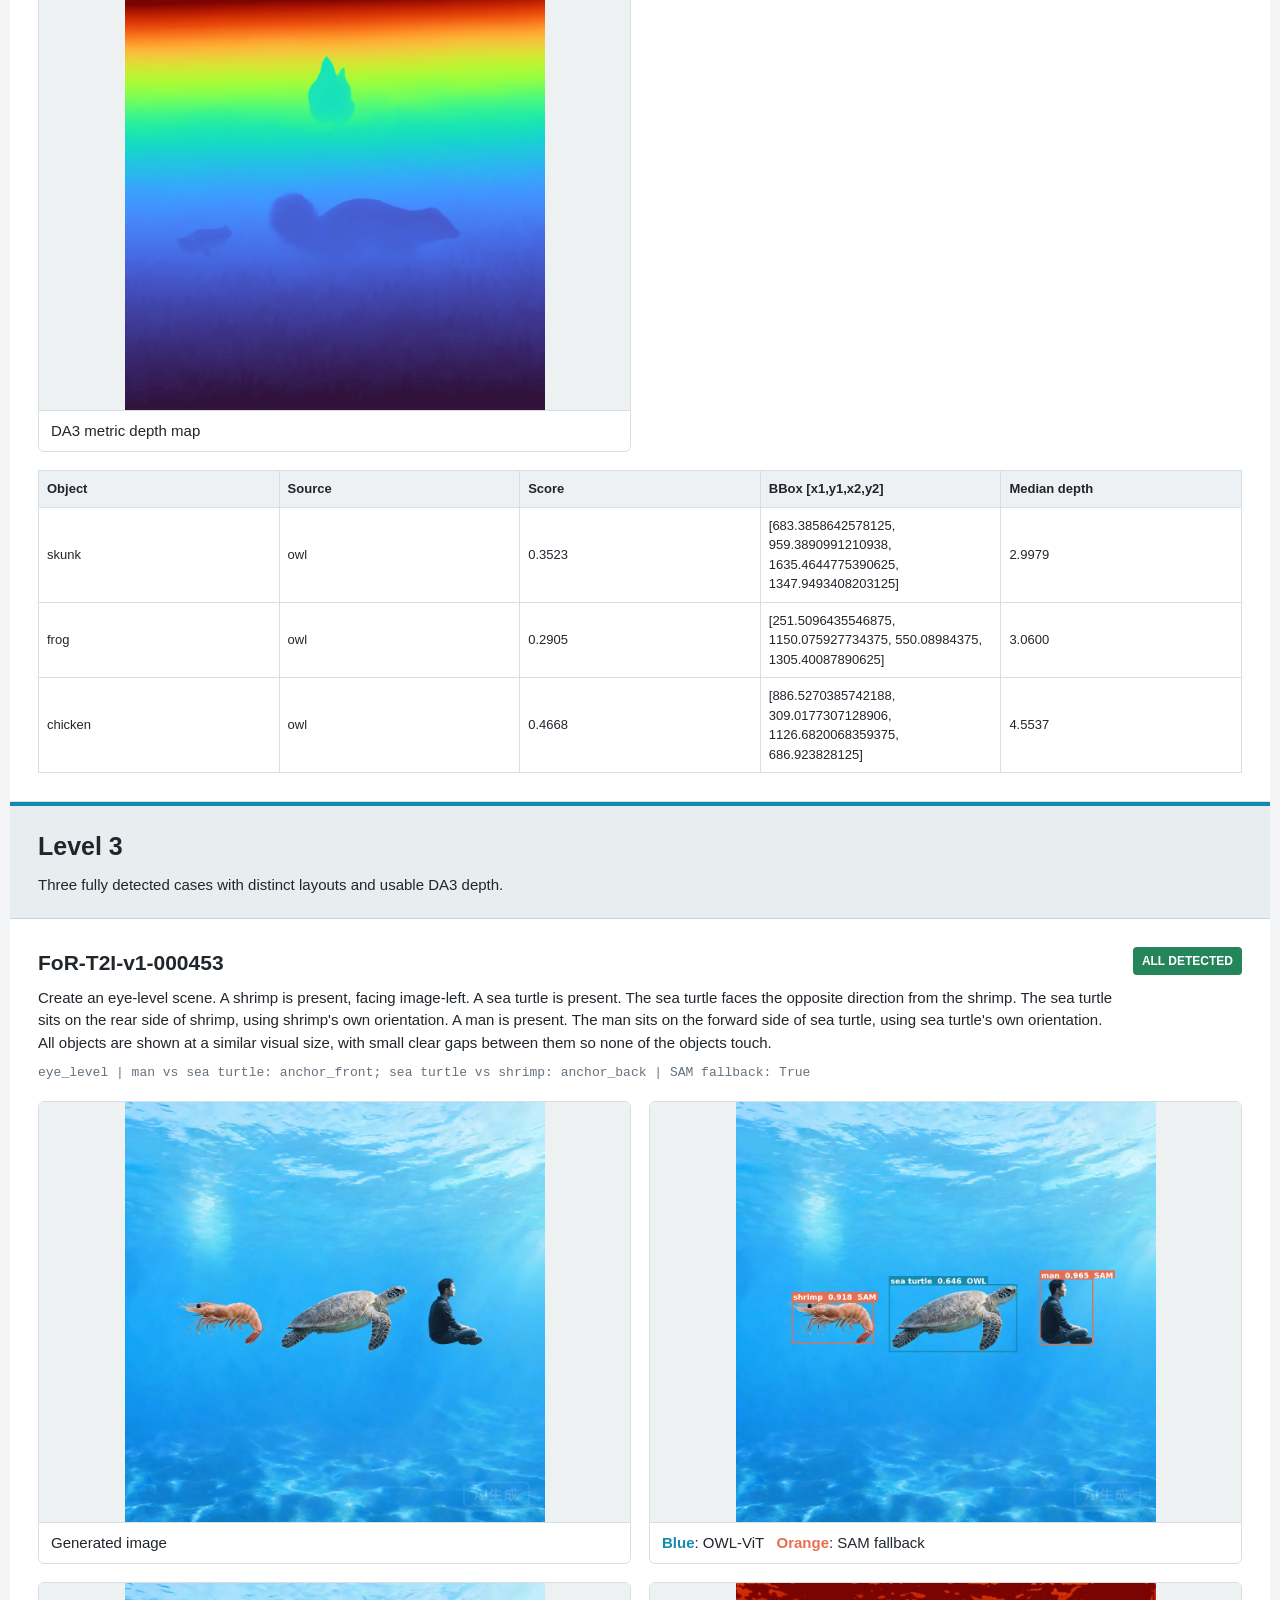
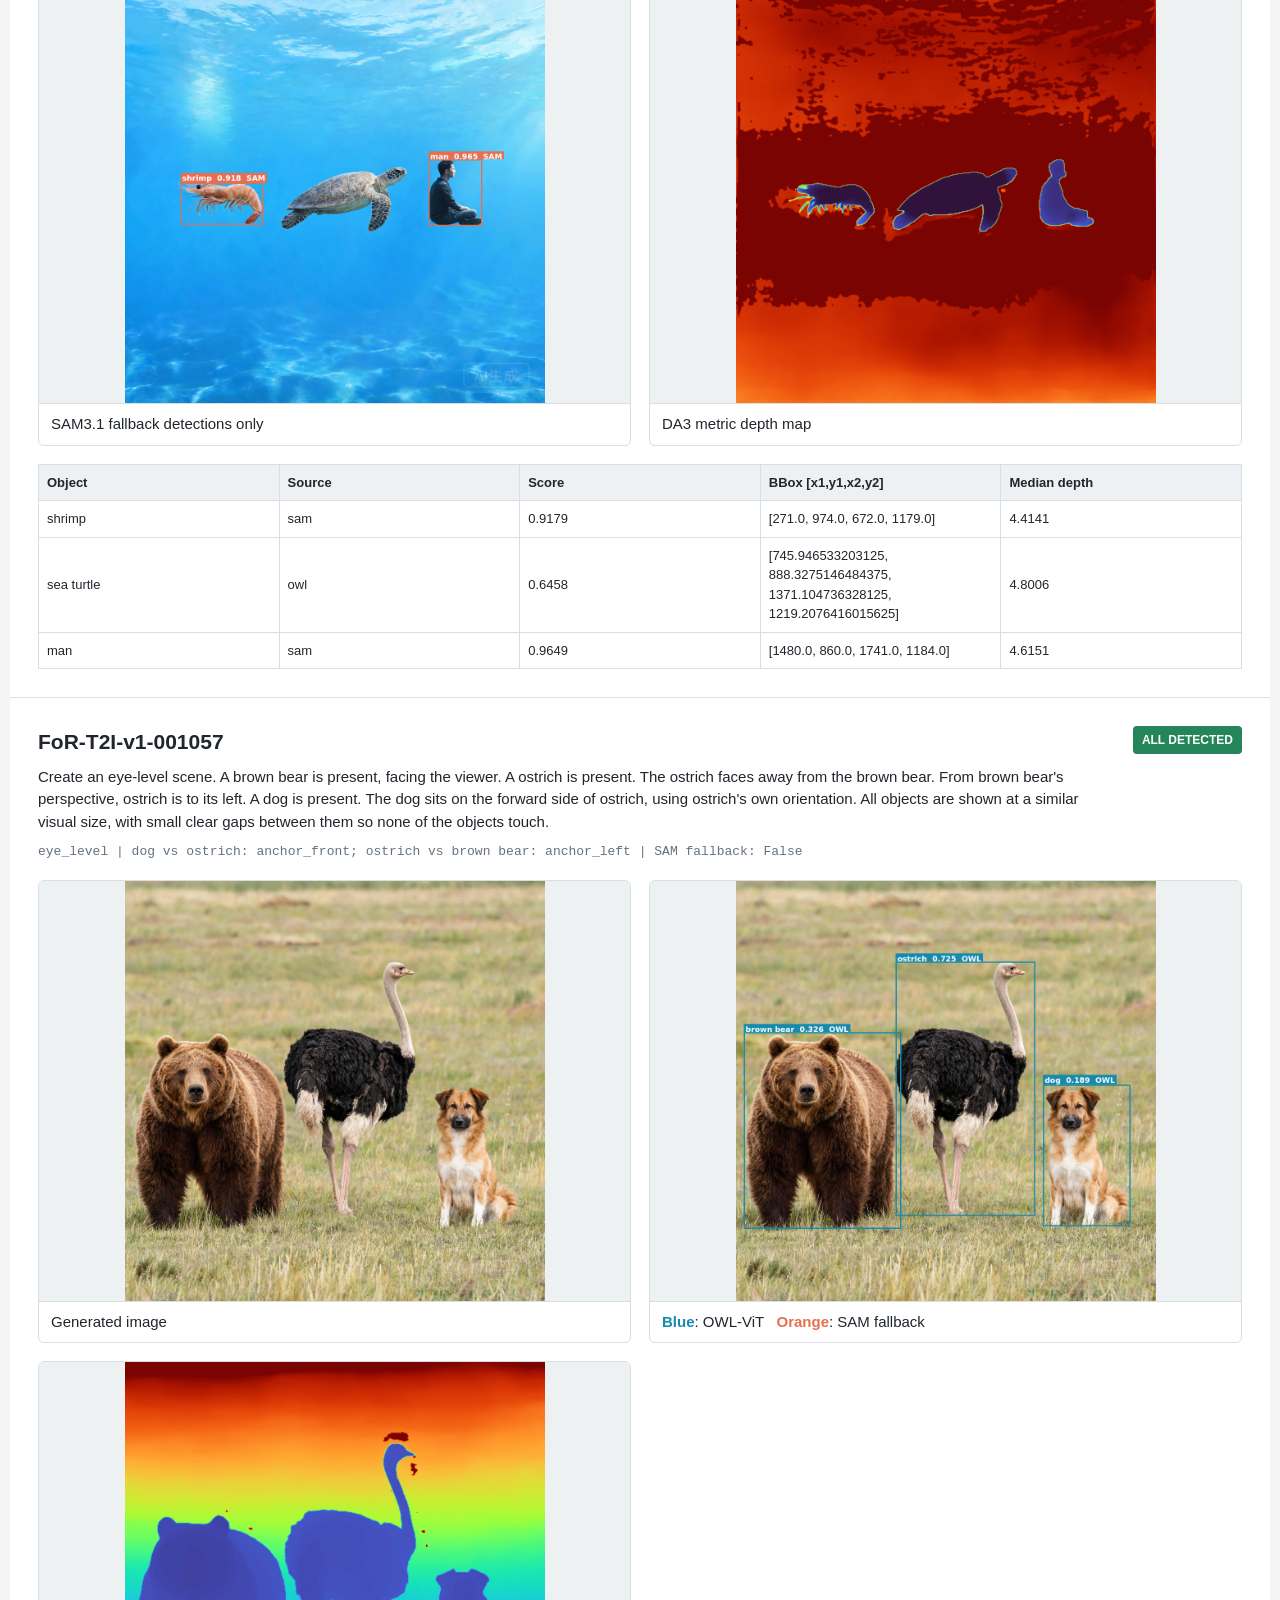
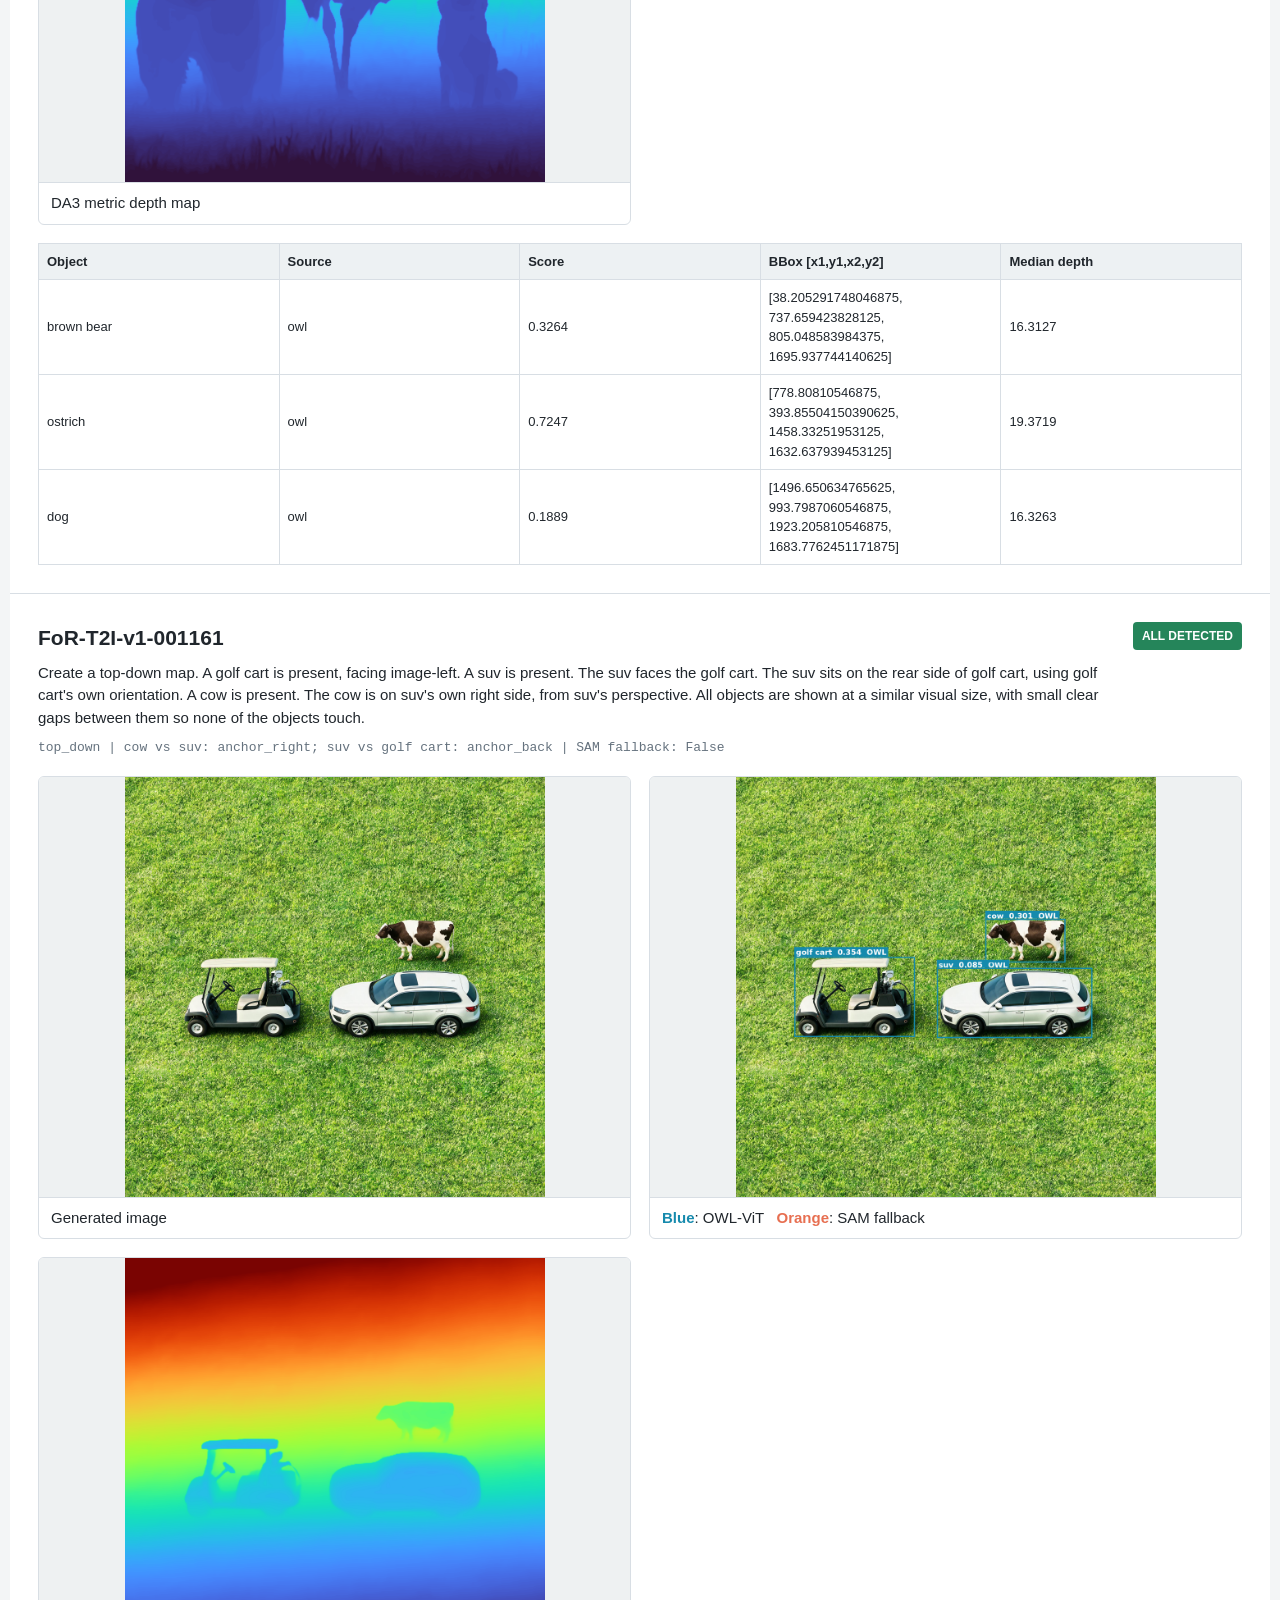
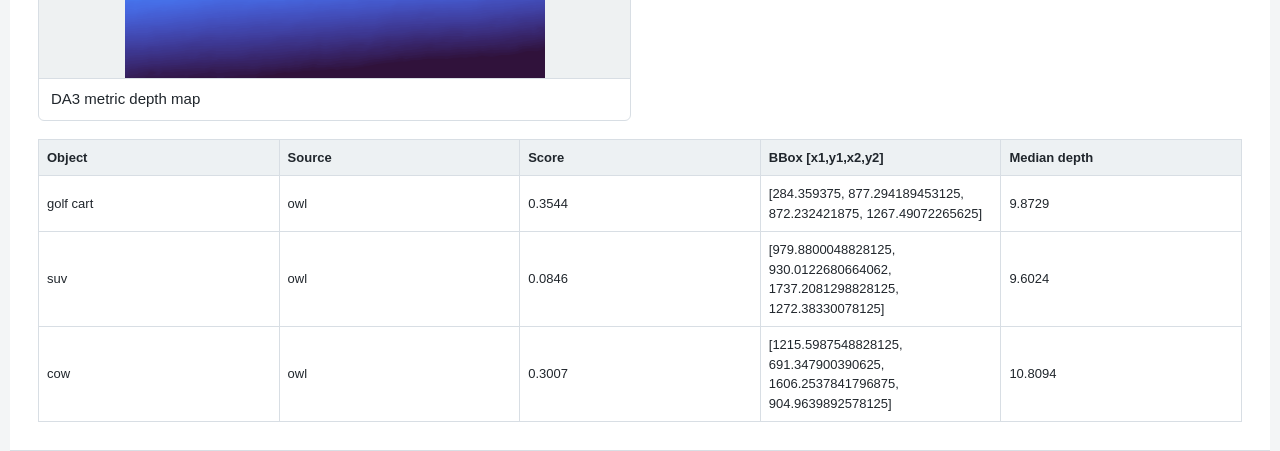
<file: eval-cases/index.html>
<!doctype html>
<html lang="en"><head><meta charset="utf-8"><meta name="viewport" content="width=device-width,initial-scale=1">
<title>FoR-T2I: nine detected cases</title><style>
*{box-sizing:border-box} body{margin:0;background:#f3f5f6;color:#20262c;font:15px/1.5 Arial,sans-serif;letter-spacing:0} header{padding:26px max(22px,calc((100vw - 1260px)/2));background:#20262c;color:white;border-bottom:5px solid #f4a261} h1{font-size:29px;margin:0} main{max-width:1260px;margin:auto;background:white} section{padding:28px;border-bottom:1px solid #d8dee4} h2{font-size:21px;margin:0 0 8px} p{margin:0;overflow-wrap:anywhere} .level{padding:22px 28px;background:#e8edf0;border-top:4px solid #168aad;border-bottom:1px solid #cbd3d9} .level h2{font-size:25px} .layout{margin-top:9px;color:#65727e;font-family:ui-monospace,monospace;font-size:13px} .head{display:flex;gap:20px;justify-content:space-between;align-items:start;margin-bottom:18px} .ok{background:#25855a;color:white;padding:5px 9px;border-radius:4px;font-size:12px;font-weight:bold;white-space:nowrap} .images{display:grid;grid-template-columns:repeat(2,minmax(0,1fr));gap:18px} figure{margin:0;border:1px solid #d8dee4;border-radius:6px;overflow:hidden} img{width:100%;height:420px;display:block;object-fit:contain;background:#eef1f2} figcaption{padding:9px 12px;border-top:1px solid #d8dee4} .owl{color:#168AAD}.sam{color:#E76F51} table{width:100%;margin-top:18px;border-collapse:collapse;table-layout:fixed;font-size:13px} th,td{padding:8px;border:1px solid #d8dee4;text-align:left;overflow-wrap:anywhere} th{background:#edf1f3} @media(max-width:760px){.images{grid-template-columns:1fr}img{height:auto}.head{display:block}.ok{display:inline-block;margin-top:12px}section{padding:20px 15px}}
</style></head><body><header><h1>FoR-T2I: nine fully detected cases, three per level</h1></header><main><div class="level"><h2>Level 1</h2><p>Three fully detected cases with distinct layouts and usable DA3 depth.</p></div><section>
<div class="head"><div><h2>FoR-T2I-v1-000565</h2><p>Create an eye-level scene. A helicopter is present, facing image-right. A vendor is present. The vendor sits on the forward side of helicopter, using helicopter&#x27;s own orientation. All objects are shown at a similar visual size, with small clear gaps between them so none of the objects touch.</p><p class="layout">eye_level | vendor vs helicopter: anchor_front | SAM fallback: True</p></div><span class="ok">ALL DETECTED</span></div>
<div class="images">
<figure><img src="L1/case_000565/image.png"><figcaption>Generated image</figcaption></figure>
<figure><img src="L1/case_000565/bbox.jpg"><figcaption><b class="owl">Blue</b>: OWL-ViT &nbsp; <b class="sam">Orange</b>: SAM fallback</figcaption></figure>
<figure><img src="L1/case_000565/sam.jpg"><figcaption>SAM3.1 fallback detections only</figcaption></figure>
<figure><img src="L1/case_000565/depth.png"><figcaption>DA3 metric depth map</figcaption></figure>
</div>
<table><thead><tr><th>Object</th><th>Source</th><th>Score</th><th>BBox [x1,y1,x2,y2]</th><th>Median depth</th></tr></thead><tbody><tr><td>helicopter</td><td>owl</td><td>0.7521</td><td>[-1.68682861328125, 629.8218994140625, 1586.420166015625, 1568.8282470703125]</td><td>22.7454</td></tr><tr><td>vendor</td><td>sam</td><td>0.9220</td><td>[1279.0, 1075.0, 1560.0, 1559.0]</td><td>16.5972</td></tr></tbody></table>
</section><section>
<div class="head"><div><h2>FoR-T2I-v1-000410</h2><p>Create an eye-level scene. A tortoise is present, facing image-right. A horses is present. The horses sits on the left-hand side of tortoise, using tortoise&#x27;s own orientation. All objects are shown at a similar visual size, with small clear gaps between them so none of the objects touch.</p><p class="layout">eye_level | horses vs tortoise: anchor_left | SAM fallback: False</p></div><span class="ok">ALL DETECTED</span></div>
<div class="images">
<figure><img src="L1/case_000410/image.png"><figcaption>Generated image</figcaption></figure>
<figure><img src="L1/case_000410/bbox.jpg"><figcaption><b class="owl">Blue</b>: OWL-ViT &nbsp; <b class="sam">Orange</b>: SAM fallback</figcaption></figure>

<figure><img src="L1/case_000410/depth.png"><figcaption>DA3 metric depth map</figcaption></figure>
</div>
<table><thead><tr><th>Object</th><th>Source</th><th>Score</th><th>BBox [x1,y1,x2,y2]</th><th>Median depth</th></tr></thead><tbody><tr><td>tortoise</td><td>owl</td><td>0.8528</td><td>[1013.19140625, 943.295654296875, 1737.60498046875, 1280.768310546875]</td><td>10.9717</td></tr><tr><td>horses</td><td>owl</td><td>0.0671</td><td>[312.1605529785156, 628.8869018554688, 981.58544921875, 1284.481689453125]</td><td>11.1558</td></tr></tbody></table>
</section><section>
<div class="head"><div><h2>FoR-T2I-v1-000769</h2><p>Create an eye-level scene. A small vehicle is present, facing away from the viewer. A cat is present. The cat is behind small vehicle, opposite small vehicle&#x27;s own facing direction. All objects are shown at a similar visual size, with small clear gaps between them so none of the objects touch.</p><p class="layout">eye_level | cat vs small vehicle: anchor_back | SAM fallback: False</p></div><span class="ok">ALL DETECTED</span></div>
<div class="images">
<figure><img src="L1/case_000769/image.png"><figcaption>Generated image</figcaption></figure>
<figure><img src="L1/case_000769/bbox.jpg"><figcaption><b class="owl">Blue</b>: OWL-ViT &nbsp; <b class="sam">Orange</b>: SAM fallback</figcaption></figure>

<figure><img src="L1/case_000769/depth.png"><figcaption>DA3 metric depth map</figcaption></figure>
</div>
<table><thead><tr><th>Object</th><th>Source</th><th>Score</th><th>BBox [x1,y1,x2,y2]</th><th>Median depth</th></tr></thead><tbody><tr><td>small vehicle</td><td>owl</td><td>0.0529</td><td>[816.9669189453125, 862.3418579101562, 1422.5306396484375, 1349.3448486328125]</td><td>5.5336</td></tr><tr><td>cat</td><td>owl</td><td>0.1438</td><td>[525.7352294921875, 1103.9869384765625, 840.5181884765625, 1441.0521240234375]</td><td>4.0966</td></tr></tbody></table>
</section><div class="level"><h2>Level 2</h2><p>Three fully detected cases with distinct layouts and usable DA3 depth.</p></div><section>
<div class="head"><div><h2>FoR-T2I-v1-000056</h2><p>Create an eye-level scene. A hedgehog is present, facing away from the viewer. A cow is present. The cow sits on the forward side of hedgehog, using hedgehog&#x27;s own orientation. A cat is present. A cat is placed in the foreground, closer to the viewer, using the image frame. All objects are shown at a similar visual size, with small clear gaps between them so none of the objects touch.</p><p class="layout">eye_level | cow vs hedgehog: anchor_front; cat vs hedgehog: [&#x27;foreground&#x27;] | SAM fallback: True</p></div><span class="ok">ALL DETECTED</span></div>
<div class="images">
<figure><img src="L2/case_000056/image.png"><figcaption>Generated image</figcaption></figure>
<figure><img src="L2/case_000056/bbox.jpg"><figcaption><b class="owl">Blue</b>: OWL-ViT &nbsp; <b class="sam">Orange</b>: SAM fallback</figcaption></figure>
<figure><img src="L2/case_000056/sam.jpg"><figcaption>SAM3.1 fallback detections only</figcaption></figure>
<figure><img src="L2/case_000056/depth.png"><figcaption>DA3 metric depth map</figcaption></figure>
</div>
<table><thead><tr><th>Object</th><th>Source</th><th>Score</th><th>BBox [x1,y1,x2,y2]</th><th>Median depth</th></tr></thead><tbody><tr><td>hedgehog</td><td>owl</td><td>0.4979</td><td>[823.9176025390625, 975.5914306640625, 1246.2779541015625, 1508.6605224609375]</td><td>4.6933</td></tr><tr><td>cow</td><td>sam</td><td>0.9220</td><td>[1135.0, 683.0, 1723.0, 1383.0]</td><td>5.7161</td></tr><tr><td>cat</td><td>owl</td><td>0.2221</td><td>[263.4246826171875, 714.6163330078125, 822.12451171875, 1665.2584228515625]</td><td>4.1245</td></tr></tbody></table>
</section><section>
<div class="head"><div><h2>FoR-T2I-v1-000365</h2><p>Create an eye-level scene. A bear is present, facing image-left. A cell phone is present. The cell phone sits on the left-hand side of bear, using bear&#x27;s own orientation. A horse is present. A horse is placed in the background, farther from the viewer, using the image frame. All objects are shown at a similar visual size, with small clear gaps between them so none of the objects touch.</p><p class="layout">eye_level | cell phone vs bear: anchor_left; horse vs bear: [&#x27;background&#x27;] | SAM fallback: False</p></div><span class="ok">ALL DETECTED</span></div>
<div class="images">
<figure><img src="L2/case_000365/image.png"><figcaption>Generated image</figcaption></figure>
<figure><img src="L2/case_000365/bbox.jpg"><figcaption><b class="owl">Blue</b>: OWL-ViT &nbsp; <b class="sam">Orange</b>: SAM fallback</figcaption></figure>

<figure><img src="L2/case_000365/depth.png"><figcaption>DA3 metric depth map</figcaption></figure>
</div>
<table><thead><tr><th>Object</th><th>Source</th><th>Score</th><th>BBox [x1,y1,x2,y2]</th><th>Median depth</th></tr></thead><tbody><tr><td>bear</td><td>owl</td><td>0.0279</td><td>[164.39114379882812, 912.5760498046875, 1129.541748046875, 1564.2742919921875]</td><td>8.0865</td></tr><tr><td>cell phone</td><td>owl</td><td>0.0090</td><td>[1106.3416748046875, 950.990966796875, 1442.9049072265625, 1571.0439453125]</td><td>7.8712</td></tr><tr><td>horse</td><td>owl</td><td>0.2512</td><td>[1072.0059814453125, 691.7738647460938, 1883.6348876953125, 1506.9091796875]</td><td>9.4796</td></tr></tbody></table>
</section><section>
<div class="head"><div><h2>FoR-T2I-v1-000794</h2><p>Create an eye-level scene. A skunk is present, facing image-right. A frog is present. The frog is behind skunk, opposite skunk&#x27;s own facing direction. A chicken is present. A chicken is placed near the top of the image, using the viewer&#x27;s image frame. All objects are shown at a similar visual size, with small clear gaps between them so none of the objects touch.</p><p class="layout">eye_level | frog vs skunk: anchor_back; chicken vs skunk: [&#x27;image_top&#x27;] | SAM fallback: False</p></div><span class="ok">ALL DETECTED</span></div>
<div class="images">
<figure><img src="L2/case_000794/image.png"><figcaption>Generated image</figcaption></figure>
<figure><img src="L2/case_000794/bbox.jpg"><figcaption><b class="owl">Blue</b>: OWL-ViT &nbsp; <b class="sam">Orange</b>: SAM fallback</figcaption></figure>

<figure><img src="L2/case_000794/depth.png"><figcaption>DA3 metric depth map</figcaption></figure>
</div>
<table><thead><tr><th>Object</th><th>Source</th><th>Score</th><th>BBox [x1,y1,x2,y2]</th><th>Median depth</th></tr></thead><tbody><tr><td>skunk</td><td>owl</td><td>0.3523</td><td>[683.3858642578125, 959.3890991210938, 1635.4644775390625, 1347.9493408203125]</td><td>2.9979</td></tr><tr><td>frog</td><td>owl</td><td>0.2905</td><td>[251.5096435546875, 1150.075927734375, 550.08984375, 1305.40087890625]</td><td>3.0600</td></tr><tr><td>chicken</td><td>owl</td><td>0.4668</td><td>[886.5270385742188, 309.0177307128906, 1126.6820068359375, 686.923828125]</td><td>4.5537</td></tr></tbody></table>
</section><div class="level"><h2>Level 3</h2><p>Three fully detected cases with distinct layouts and usable DA3 depth.</p></div><section>
<div class="head"><div><h2>FoR-T2I-v1-000453</h2><p>Create an eye-level scene. A shrimp is present, facing image-left. A sea turtle is present. The sea turtle faces the opposite direction from the shrimp. The sea turtle sits on the rear side of shrimp, using shrimp&#x27;s own orientation. A man is present. The man sits on the forward side of sea turtle, using sea turtle&#x27;s own orientation. All objects are shown at a similar visual size, with small clear gaps between them so none of the objects touch.</p><p class="layout">eye_level | man vs sea turtle: anchor_front; sea turtle vs shrimp: anchor_back | SAM fallback: True</p></div><span class="ok">ALL DETECTED</span></div>
<div class="images">
<figure><img src="L3/case_000453/image.png"><figcaption>Generated image</figcaption></figure>
<figure><img src="L3/case_000453/bbox.jpg"><figcaption><b class="owl">Blue</b>: OWL-ViT &nbsp; <b class="sam">Orange</b>: SAM fallback</figcaption></figure>
<figure><img src="L3/case_000453/sam.jpg"><figcaption>SAM3.1 fallback detections only</figcaption></figure>
<figure><img src="L3/case_000453/depth.png"><figcaption>DA3 metric depth map</figcaption></figure>
</div>
<table><thead><tr><th>Object</th><th>Source</th><th>Score</th><th>BBox [x1,y1,x2,y2]</th><th>Median depth</th></tr></thead><tbody><tr><td>shrimp</td><td>sam</td><td>0.9179</td><td>[271.0, 974.0, 672.0, 1179.0]</td><td>4.4141</td></tr><tr><td>sea turtle</td><td>owl</td><td>0.6458</td><td>[745.946533203125, 888.3275146484375, 1371.104736328125, 1219.2076416015625]</td><td>4.8006</td></tr><tr><td>man</td><td>sam</td><td>0.9649</td><td>[1480.0, 860.0, 1741.0, 1184.0]</td><td>4.6151</td></tr></tbody></table>
</section><section>
<div class="head"><div><h2>FoR-T2I-v1-001057</h2><p>Create an eye-level scene. A brown bear is present, facing the viewer. A ostrich is present. The ostrich faces away from the brown bear. From brown bear&#x27;s perspective, ostrich is to its left. A dog is present. The dog sits on the forward side of ostrich, using ostrich&#x27;s own orientation. All objects are shown at a similar visual size, with small clear gaps between them so none of the objects touch.</p><p class="layout">eye_level | dog vs ostrich: anchor_front; ostrich vs brown bear: anchor_left | SAM fallback: False</p></div><span class="ok">ALL DETECTED</span></div>
<div class="images">
<figure><img src="L3/case_001057/image.png"><figcaption>Generated image</figcaption></figure>
<figure><img src="L3/case_001057/bbox.jpg"><figcaption><b class="owl">Blue</b>: OWL-ViT &nbsp; <b class="sam">Orange</b>: SAM fallback</figcaption></figure>

<figure><img src="L3/case_001057/depth.png"><figcaption>DA3 metric depth map</figcaption></figure>
</div>
<table><thead><tr><th>Object</th><th>Source</th><th>Score</th><th>BBox [x1,y1,x2,y2]</th><th>Median depth</th></tr></thead><tbody><tr><td>brown bear</td><td>owl</td><td>0.3264</td><td>[38.205291748046875, 737.659423828125, 805.048583984375, 1695.937744140625]</td><td>16.3127</td></tr><tr><td>ostrich</td><td>owl</td><td>0.7247</td><td>[778.80810546875, 393.85504150390625, 1458.33251953125, 1632.637939453125]</td><td>19.3719</td></tr><tr><td>dog</td><td>owl</td><td>0.1889</td><td>[1496.650634765625, 993.7987060546875, 1923.205810546875, 1683.7762451171875]</td><td>16.3263</td></tr></tbody></table>
</section><section>
<div class="head"><div><h2>FoR-T2I-v1-001161</h2><p>Create a top-down map. A golf cart is present, facing image-left. A suv is present. The suv faces the golf cart. The suv sits on the rear side of golf cart, using golf cart&#x27;s own orientation. A cow is present. The cow is on suv&#x27;s own right side, from suv&#x27;s perspective. All objects are shown at a similar visual size, with small clear gaps between them so none of the objects touch.</p><p class="layout">top_down | cow vs suv: anchor_right; suv vs golf cart: anchor_back | SAM fallback: False</p></div><span class="ok">ALL DETECTED</span></div>
<div class="images">
<figure><img src="L3/case_001161/image.png"><figcaption>Generated image</figcaption></figure>
<figure><img src="L3/case_001161/bbox.jpg"><figcaption><b class="owl">Blue</b>: OWL-ViT &nbsp; <b class="sam">Orange</b>: SAM fallback</figcaption></figure>

<figure><img src="L3/case_001161/depth.png"><figcaption>DA3 metric depth map</figcaption></figure>
</div>
<table><thead><tr><th>Object</th><th>Source</th><th>Score</th><th>BBox [x1,y1,x2,y2]</th><th>Median depth</th></tr></thead><tbody><tr><td>golf cart</td><td>owl</td><td>0.3544</td><td>[284.359375, 877.294189453125, 872.232421875, 1267.49072265625]</td><td>9.8729</td></tr><tr><td>suv</td><td>owl</td><td>0.0846</td><td>[979.8800048828125, 930.0122680664062, 1737.2081298828125, 1272.38330078125]</td><td>9.6024</td></tr><tr><td>cow</td><td>owl</td><td>0.3007</td><td>[1215.5987548828125, 691.347900390625, 1606.2537841796875, 904.9639892578125]</td><td>10.8094</td></tr></tbody></table>
</section></main></body></html>
</file>
<file: styles.css>
:root {
  color-scheme: light;
  --ink: #181f26;
  --muted: #5b6770;
  --paper: #f4f5f1;
  --white: #ffffff;
  --line: #d5dbd9;
  --green: #2c7a5c;
  --blue: #2c639d;
  --gold: #b7832c;
  --red: #b84b43;
  --shadow: 0 24px 50px rgba(24, 31, 38, 0.16);
}

* {
  box-sizing: border-box;
}

html {
  scroll-behavior: smooth;
}

body {
  margin: 0;
  background: var(--paper);
  color: var(--ink);
  font-family: Inter, ui-sans-serif, system-ui, -apple-system, BlinkMacSystemFont, "Segoe UI", sans-serif;
  letter-spacing: 0;
}

img {
  display: block;
  max-width: 100%;
}

.topbar {
  position: sticky;
  top: 0;
  z-index: 10;
  display: flex;
  align-items: center;
  justify-content: space-between;
  min-height: 112px;
  padding: 0 40px;
  background: rgba(244, 245, 241, 0.94);
  border-bottom: 1px solid var(--line);
  backdrop-filter: blur(10px);
}

.brand {
  position: relative;
  display: flex;
  align-items: center;
  justify-content: center;
  flex: 0 0 auto;
  width: clamp(180px, 22vw, 260px);
  aspect-ratio: 2 / 1;
  text-decoration: none;
  isolation: isolate;
}

.brand::before {
  position: absolute;
  inset: -18px -26px;
  z-index: -1;
  content: "";
  background:
    radial-gradient(ellipse at center, rgba(244, 245, 241, 0.95) 0%, rgba(244, 245, 241, 0.76) 42%, rgba(244, 245, 241, 0) 74%),
    radial-gradient(ellipse at center, rgba(255, 255, 255, 0.82) 0%, rgba(255, 255, 255, 0) 66%);
  filter: blur(13px);
  pointer-events: none;
}

.brand img {
  width: 100%;
  height: 100%;
  object-fit: contain;
  filter: drop-shadow(0 12px 26px rgba(24, 31, 38, 0.1));
  -webkit-mask-image: radial-gradient(ellipse at center, #000 58%, rgba(0, 0, 0, 0.72) 78%, transparent 100%);
  mask-image: radial-gradient(ellipse at center, #000 58%, rgba(0, 0, 0, 0.72) 78%, transparent 100%);
}

nav {
  display: flex;
  gap: 34px;
}

nav a {
  color: var(--muted);
  font-size: clamp(18px, 1.9vw, 28px);
  font-weight: 700;
  text-decoration: none;
}

nav a:hover {
  color: var(--green);
}

.hero {
  position: relative;
  min-height: calc(100vh - 112px);
  overflow: hidden;
  border-bottom: 1px solid var(--line);
  background: #dfe5e2;
}

.carousel {
  position: absolute;
  inset: 0;
}

.slide {
  position: absolute;
  inset: 0;
  opacity: 0;
  transition: opacity 720ms ease;
}

.slide::after {
  position: absolute;
  inset: 0;
  content: "";
  background:
    radial-gradient(circle at 50% 45%, rgba(244, 245, 241, 0.86) 0%, rgba(244, 245, 241, 0.68) 32%, rgba(244, 245, 241, 0.1) 72%),
    linear-gradient(180deg, rgba(244, 245, 241, 0.1) 0%, rgba(24, 31, 38, 0.1) 100%);
}

.slide.is-active {
  opacity: 1;
}

.slide img {
  width: 100%;
  height: 100%;
  min-height: calc(100vh - 112px);
  object-fit: cover;
  object-position: center;
}

.hero-copy {
  position: absolute;
  z-index: 2;
  left: 50%;
  top: 50%;
  width: min(960px, calc(100vw - 48px));
  max-width: min(960px, calc(100vw - 48px));
  color: var(--ink);
  text-align: center;
  transform: translate(-50%, -54%);
}

.eyebrow {
  margin: 0 0 14px;
  color: var(--green);
  font-size: 13px;
  font-weight: 800;
  letter-spacing: 0;
  text-transform: uppercase;
}

h1,
h2,
h3,
p {
  margin-top: 0;
}

h1 {
  display: inline-flex;
  align-items: center;
  justify-content: center;
  gap: clamp(18px, 2.8vw, 38px);
  margin-bottom: 18px;
  font-size: clamp(64px, 10vw, 144px);
  line-height: 0.88;
  letter-spacing: 0;
  white-space: nowrap;
}

.title-icon {
  width: auto;
  height: clamp(118px, 17vw, 236px);
  flex: 0 0 auto;
  object-fit: contain;
}

.hero-subtitle {
  max-width: none;
  margin-bottom: 0;
  color: #37424a;
  font-size: clamp(20px, 2.2vw, 30px);
  font-style: italic;
  font-weight: 500;
  line-height: 1.45;
}

.team-badge {
  display: inline-flex;
  align-items: center;
  gap: 12px;
  min-height: 52px;
  margin-top: 18px;
  padding: 8px 16px 8px 12px;
  color: var(--ink);
  background: rgba(255, 255, 255, 0.82);
  border: 1px solid rgba(213, 219, 217, 0.9);
  border-radius: 999px;
  box-shadow: 0 14px 34px rgba(24, 31, 38, 0.1);
  backdrop-filter: blur(10px);
}

.team-badge img {
  width: 34px;
  height: 34px;
  flex: 0 0 auto;
}

.team-badge span {
  font-size: clamp(18px, 2vw, 26px);
  font-weight: 900;
}

.hero-links {
  justify-content: center;
  display: flex;
  flex-wrap: wrap;
  gap: 10px;
  margin-top: 18px;
}

.resource-pill {
  display: inline-flex;
  align-items: center;
  gap: 9px;
  min-height: 44px;
  padding: 8px 14px;
  color: var(--ink);
  text-decoration: none;
  background: rgba(255, 255, 255, 0.86);
  border: 1px solid rgba(213, 219, 217, 0.92);
  border-radius: 999px;
  box-shadow: 0 12px 28px rgba(24, 31, 38, 0.1);
  backdrop-filter: blur(10px);
}

.resource-pill .resource-icon {
  width: 24px;
  height: 24px;
  flex: 0 0 auto;
  object-fit: contain;
}

.resource-pill .arxiv-icon {
  width: 44px;
  height: 20px;
}

.resource-pill span {
  font-weight: 900;
}

.resource-pill small {
  color: var(--muted);
  font-size: 12px;
  font-weight: 800;
}

.resource-pill:not(.is-pending):hover,
.resource-card:not(.is-pending):hover {
  border-color: var(--green);
}

.is-pending {
  cursor: not-allowed;
}

.slide-caption {
  position: absolute;
  right: clamp(22px, 5vw, 72px);
  bottom: clamp(88px, 11vh, 132px);
  z-index: 2;
  max-width: min(460px, calc(100vw - 44px));
  padding: 18px 20px;
  color: var(--ink);
  background: rgba(255, 255, 255, 0.82);
  border: 1px solid rgba(213, 219, 217, 0.85);
  border-radius: 8px;
  box-shadow: var(--shadow);
  backdrop-filter: blur(12px);
}

.slide-caption span {
  display: block;
  margin-bottom: 8px;
  color: var(--blue);
  font-size: 12px;
  font-weight: 900;
  letter-spacing: 0;
  text-transform: uppercase;
}

.slide-caption strong {
  display: block;
  font-size: clamp(17px, 2vw, 22px);
  line-height: 1.24;
}

.carousel-controls {
  position: absolute;
  right: clamp(22px, 5vw, 72px);
  bottom: 30px;
  z-index: 3;
  display: flex;
  align-items: center;
  gap: 12px;
}

.carousel-controls button {
  display: grid;
  width: 42px;
  height: 42px;
  place-items: center;
  color: var(--ink);
  font: inherit;
  font-size: 28px;
  font-weight: 700;
  line-height: 1;
  background: rgba(255, 255, 255, 0.9);
  border: 1px solid rgba(213, 219, 217, 0.9);
  border-radius: 50%;
  box-shadow: 0 12px 28px rgba(24, 31, 38, 0.14);
  cursor: pointer;
}

.carousel-controls button:hover {
  border-color: var(--green);
}

.carousel-dots {
  display: flex;
  gap: 8px;
  padding: 0 4px;
}

.carousel-dots button {
  width: 10px;
  height: 10px;
  padding: 0;
  background: rgba(24, 31, 38, 0.26);
  border: 0;
  box-shadow: none;
}

.carousel-dots button.is-active {
  background: var(--green);
}

.metrics {
  display: grid;
  grid-template-columns: repeat(4, 1fr);
  border-bottom: 1px solid var(--line);
  background: var(--white);
}

.metrics div {
  min-height: 136px;
  padding: 30px 34px;
  border-right: 1px solid var(--line);
}

.metrics div:last-child {
  border-right: 0;
}

.metrics strong {
  display: block;
  color: var(--ink);
  font-size: clamp(34px, 5vw, 58px);
  line-height: 1;
}

.metrics span {
  display: block;
  margin-top: 12px;
  color: var(--muted);
  font-weight: 700;
}

.section {
  padding: clamp(54px, 8vw, 104px) clamp(24px, 6vw, 86px);
}

h2 {
  margin-bottom: 22px;
  font-size: clamp(34px, 5vw, 66px);
  line-height: 1.02;
  letter-spacing: 0;
}

.section-head p:not(.eyebrow) {
  color: var(--muted);
  font-size: 18px;
  line-height: 1.65;
}

.prompt-section {
  background: var(--white);
}

.prompt-grid {
  display: grid;
  grid-template-columns: repeat(3, minmax(0, 1fr));
  gap: 14px;
}

.prompt-grid article,
.data-grid article {
  min-height: 190px;
  padding: 22px;
  background: #f8f9f7;
  border: 1px solid var(--line);
  border-radius: 8px;
}

.prompt-grid span {
  display: block;
  margin-bottom: 28px;
  color: var(--red);
  font-size: 13px;
  font-weight: 900;
}

.prompt-grid h3 {
  margin-bottom: 10px;
  font-size: 23px;
}

.prompt-grid p {
  color: var(--muted);
  line-height: 1.55;
}

.section-head {
  max-width: 900px;
  margin-bottom: 36px;
}

.data-grid {
  display: grid;
  grid-template-columns: repeat(4, minmax(0, 1fr));
  gap: 14px;
}

.data-grid article {
  min-height: 176px;
  background: var(--white);
}

.data-grid strong {
  display: block;
  margin-bottom: 18px;
  color: var(--green);
  font-size: clamp(34px, 5vw, 56px);
  line-height: 1;
}

.data-grid span {
  display: block;
  color: var(--muted);
  font-weight: 800;
  line-height: 1.45;
}

.evaluator {
  background: #eef1ed;
}

.resources {
  background: var(--white);
}

.resource-grid {
  display: grid;
  grid-template-columns: repeat(3, minmax(0, 1fr));
  gap: 14px;
}

.resource-card {
  display: flex;
  min-height: 220px;
  flex-direction: column;
  justify-content: space-between;
  padding: 24px;
  color: var(--ink);
  text-decoration: none;
  background: #f8f9f7;
  border: 1px solid var(--line);
  border-radius: 8px;
}

.resource-card span {
  color: var(--blue);
  font-size: 13px;
  font-weight: 900;
  text-transform: uppercase;
}

.resource-card-head {
  display: flex;
  align-items: center;
  gap: 12px;
}

.resource-card .resource-icon {
  width: 44px;
  height: 44px;
  flex: 0 0 auto;
  object-fit: contain;
}

.resource-card .arxiv-icon {
  width: 78px;
  height: 36px;
}

.resource-card strong {
  display: block;
  margin: 34px 0 14px;
  font-size: clamp(28px, 4vw, 44px);
  line-height: 1;
}

.resource-card p {
  margin-bottom: 0;
  color: var(--muted);
  line-height: 1.55;
}

.flow {
  display: grid;
  grid-template-columns: repeat(4, 1fr);
  gap: 14px;
}

.flow article {
  min-height: 260px;
  padding: 24px;
  background: var(--white);
  border: 1px solid var(--line);
  border-radius: 8px;
}

.flow span {
  display: block;
  margin-bottom: 34px;
  color: var(--red);
  font-size: 14px;
  font-weight: 900;
}

.flow h3 {
  margin-bottom: 12px;
  font-size: 24px;
}

.flow p {
  color: var(--muted);
  line-height: 1.55;
}

.case-visualization {
  margin-top: 22px;
  overflow: hidden;
  background: var(--white);
  border: 1px solid var(--line);
  border-radius: 8px;
  box-shadow: 0 18px 44px rgba(24, 31, 38, 0.1);
}

.case-visualization-head {
  display: flex;
  align-items: flex-start;
  justify-content: space-between;
  gap: 24px;
  padding: 26px;
  border-bottom: 1px solid var(--line);
}

.case-visualization-head h3 {
  margin-bottom: 10px;
  font-size: clamp(28px, 4vw, 44px);
  line-height: 1.04;
}

.case-visualization-head p:not(.eyebrow) {
  max-width: 760px;
  margin-bottom: 0;
  color: var(--muted);
  font-size: 17px;
  line-height: 1.6;
}

.case-visualization-head a {
  flex: 0 0 auto;
  padding: 11px 15px;
  color: var(--ink);
  font-weight: 900;
  text-decoration: none;
  background: #f8f9f7;
  border: 1px solid var(--line);
  border-radius: 999px;
}

.case-visualization-head a:hover {
  border-color: var(--green);
}

.case-legend {
  display: flex;
  flex-wrap: wrap;
  gap: 10px 18px;
  padding: 14px 26px;
  color: var(--muted);
  font-size: 13px;
  font-weight: 800;
  border-bottom: 1px solid var(--line);
}

.case-legend span {
  display: inline-flex;
  align-items: center;
  gap: 8px;
}

.case-legend b {
  display: inline-block;
  width: 12px;
  height: 12px;
  border-radius: 50%;
}

.legend-owl {
  background: #168aad;
}

.legend-sam {
  background: #e76f51;
}

.legend-depth {
  background: linear-gradient(135deg, #1a1749, #168aad 48%, #f4a261);
}

.case-grid {
  display: grid;
  grid-template-columns: repeat(3, minmax(0, 1fr));
  gap: 16px;
  padding: 18px;
  background: #f4f5f1;
}

.eval-case-card {
  overflow: hidden;
  background: var(--white);
  border: 1px solid var(--line);
  border-radius: 8px;
  box-shadow: 0 12px 28px rgba(24, 31, 38, 0.08);
  transition: transform 180ms ease, box-shadow 180ms ease, border-color 180ms ease;
}

.eval-case-card:hover {
  border-color: rgba(44, 122, 92, 0.55);
  box-shadow: 0 20px 44px rgba(24, 31, 38, 0.14);
  transform: translateY(-2px);
}

.case-media {
  position: relative;
  aspect-ratio: 4 / 3;
  overflow: hidden;
  background: #eef1f2;
}

.case-layer {
  position: absolute;
  inset: 0;
  width: 100%;
  height: 100%;
  object-fit: contain;
  opacity: 0;
  transition: opacity 160ms ease;
}

.case-layer[data-view="image"],
.eval-case-card:hover .case-layer[data-view="bbox"] {
  opacity: 1;
}

.eval-case-card:hover .case-layer[data-view="image"] {
  opacity: 0;
}

.eval-case-card.is-locked .case-layer {
  opacity: 0;
}

.eval-case-card.is-locked[data-view="image"] .case-layer[data-view="image"],
.eval-case-card.is-locked[data-view="bbox"] .case-layer[data-view="bbox"],
.eval-case-card.is-locked[data-view="depth"] .case-layer[data-view="depth"],
.eval-case-card.is-locked[data-view="sam"] .case-layer[data-view="sam"] {
  opacity: 1;
}

.case-hover-badge {
  position: absolute;
  left: 12px;
  top: 12px;
  z-index: 2;
  padding: 6px 9px;
  color: var(--ink);
  font-size: 12px;
  font-weight: 900;
  background: rgba(255, 255, 255, 0.86);
  border: 1px solid rgba(213, 219, 217, 0.9);
  border-radius: 999px;
  backdrop-filter: blur(8px);
}

.eval-case-card:hover .case-hover-badge {
  color: var(--white);
  background: rgba(22, 138, 173, 0.92);
  border-color: rgba(22, 138, 173, 0.92);
}

.eval-case-card.is-locked .case-hover-badge {
  display: none;
}

.case-body {
  padding: 16px;
}

.case-kicker {
  display: flex;
  align-items: center;
  justify-content: space-between;
  gap: 10px;
  margin-bottom: 10px;
}

.case-level {
  color: var(--red);
  font-size: 12px;
  font-weight: 900;
}

.case-status {
  color: var(--green);
  font-size: 12px;
  font-weight: 900;
}

.case-body h4 {
  margin: 0 0 10px;
  font-size: 21px;
  line-height: 1.1;
}

.case-body p {
  margin-bottom: 12px;
  color: var(--muted);
  line-height: 1.5;
}

.case-relation {
  color: var(--ink);
  font-size: 13px;
  font-weight: 800;
}

.case-controls {
  display: flex;
  flex-wrap: wrap;
  gap: 7px;
  padding: 0 16px 16px;
}

.case-controls button {
  min-height: 32px;
  padding: 7px 10px;
  color: var(--ink);
  font: inherit;
  font-size: 12px;
  font-weight: 900;
  background: #f8f9f7;
  border: 1px solid var(--line);
  border-radius: 999px;
  cursor: pointer;
}

.case-controls button:hover,
.case-controls button.is-active {
  color: var(--white);
  background: var(--green);
  border-color: var(--green);
}

@media (max-width: 900px) {
  .topbar {
    padding: 0 18px;
  }

  nav {
    gap: 14px;
  }

  .metrics {
    grid-template-columns: repeat(2, 1fr);
  }

  .metrics div:nth-child(2) {
    border-right: 0;
  }

  .metrics div:nth-child(-n + 2) {
    border-bottom: 1px solid var(--line);
  }

  .prompt-grid,
  .resource-grid,
  .data-grid,
  .case-grid,
  .flow {
    grid-template-columns: 1fr;
  }

  .slide::after {
    background:
      radial-gradient(circle at 50% 42%, rgba(244, 245, 241, 0.9) 0%, rgba(244, 245, 241, 0.7) 44%, rgba(244, 245, 241, 0.18) 100%);
  }

  .slide-caption {
    left: 18px;
    right: 18px;
    bottom: 92px;
  }

  .carousel-controls {
    left: 18px;
    right: auto;
  }

  .case-visualization-head {
    display: block;
  }

  .case-visualization-head a {
    display: inline-block;
    margin-top: 18px;
  }
}

@media (max-width: 560px) {
  .topbar {
    align-items: flex-start;
    flex-direction: column;
    gap: 8px;
    height: auto;
    padding: 14px 16px;
  }

  nav {
    width: 100%;
    justify-content: space-between;
    gap: 10px;
  }

  .hero {
    min-height: 680px;
  }

  .slide img {
    min-height: 680px;
  }

  h1 {
    gap: 12px;
    font-size: 52px;
  }

  .title-icon {
    height: 88px;
  }

  .hero-subtitle {
    font-size: 18px;
  }

  .team-badge {
    min-height: 44px;
    margin-top: 14px;
  }

  .team-badge img {
    width: 28px;
    height: 28px;
  }

  .team-badge span {
    font-size: 17px;
  }

  .metrics {
    grid-template-columns: 1fr;
  }

  .metrics div {
    border-right: 0;
    border-bottom: 1px solid var(--line);
  }
}
</file>
